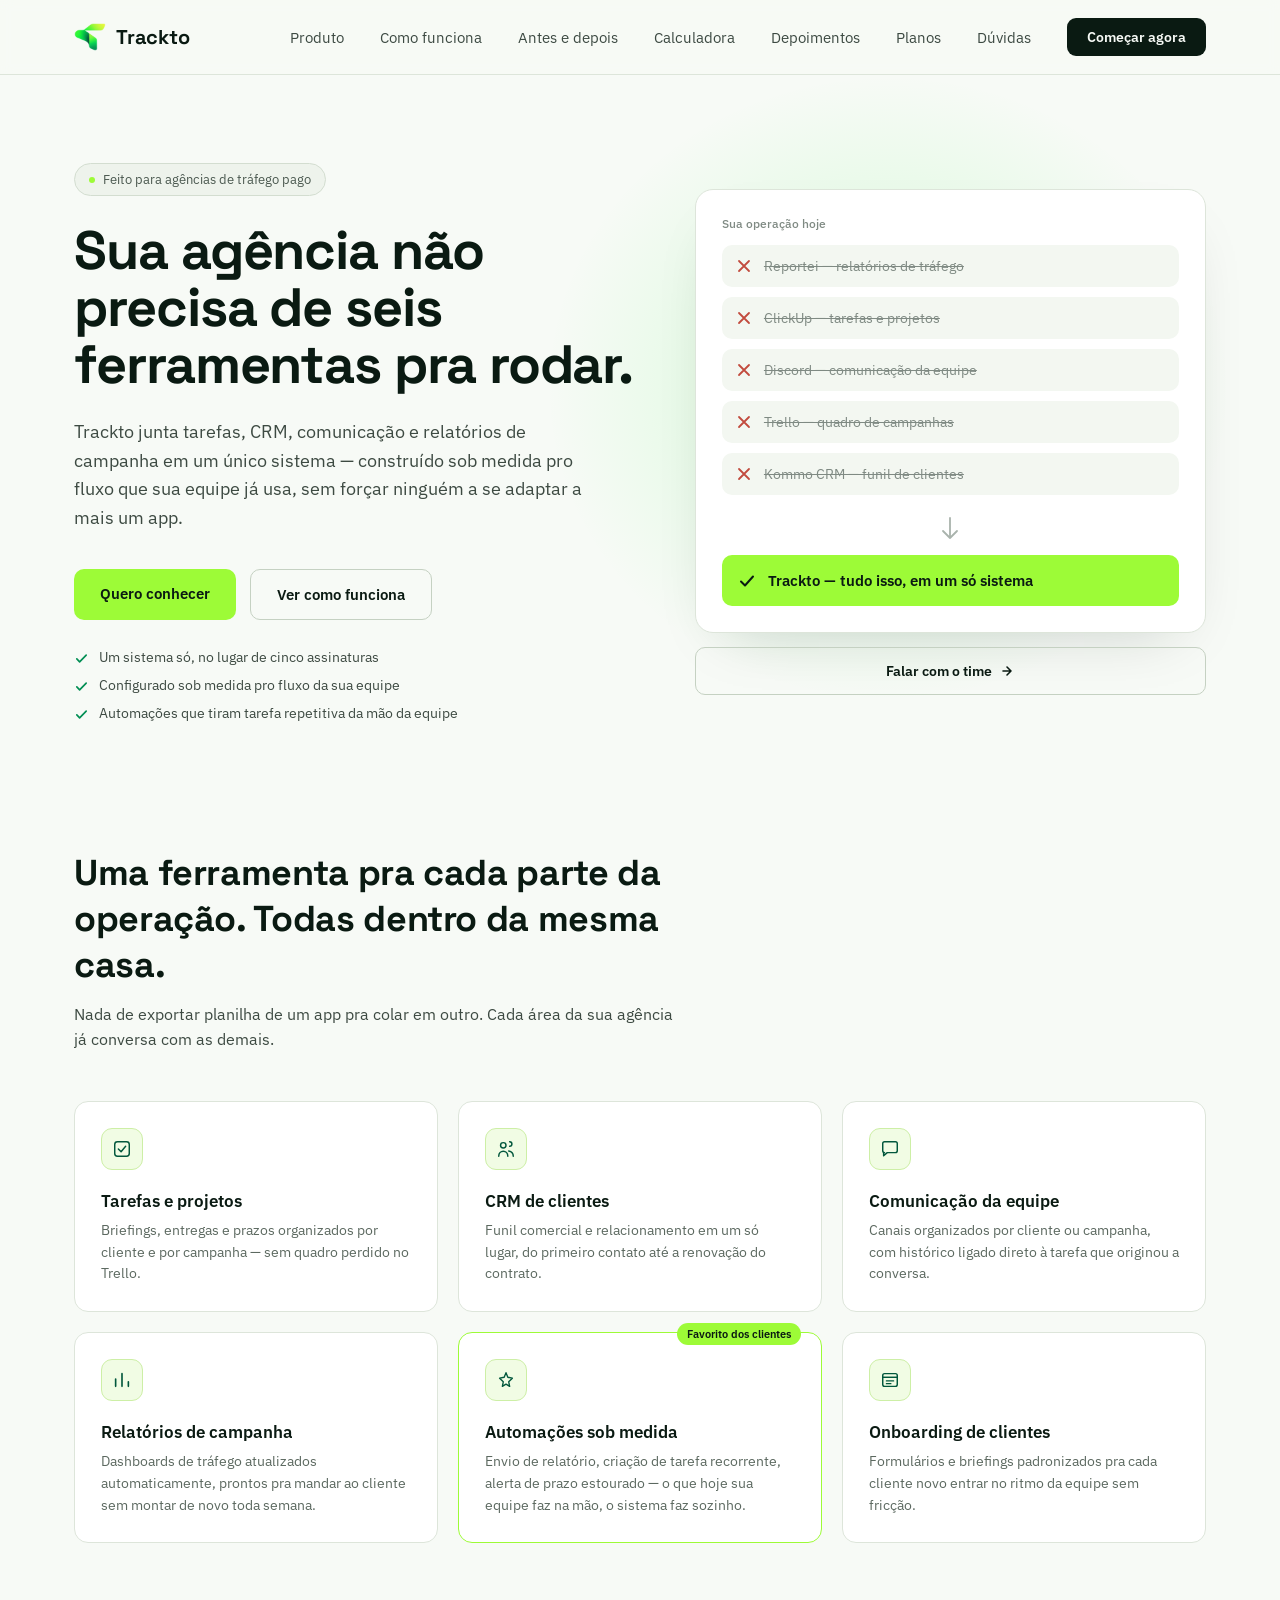
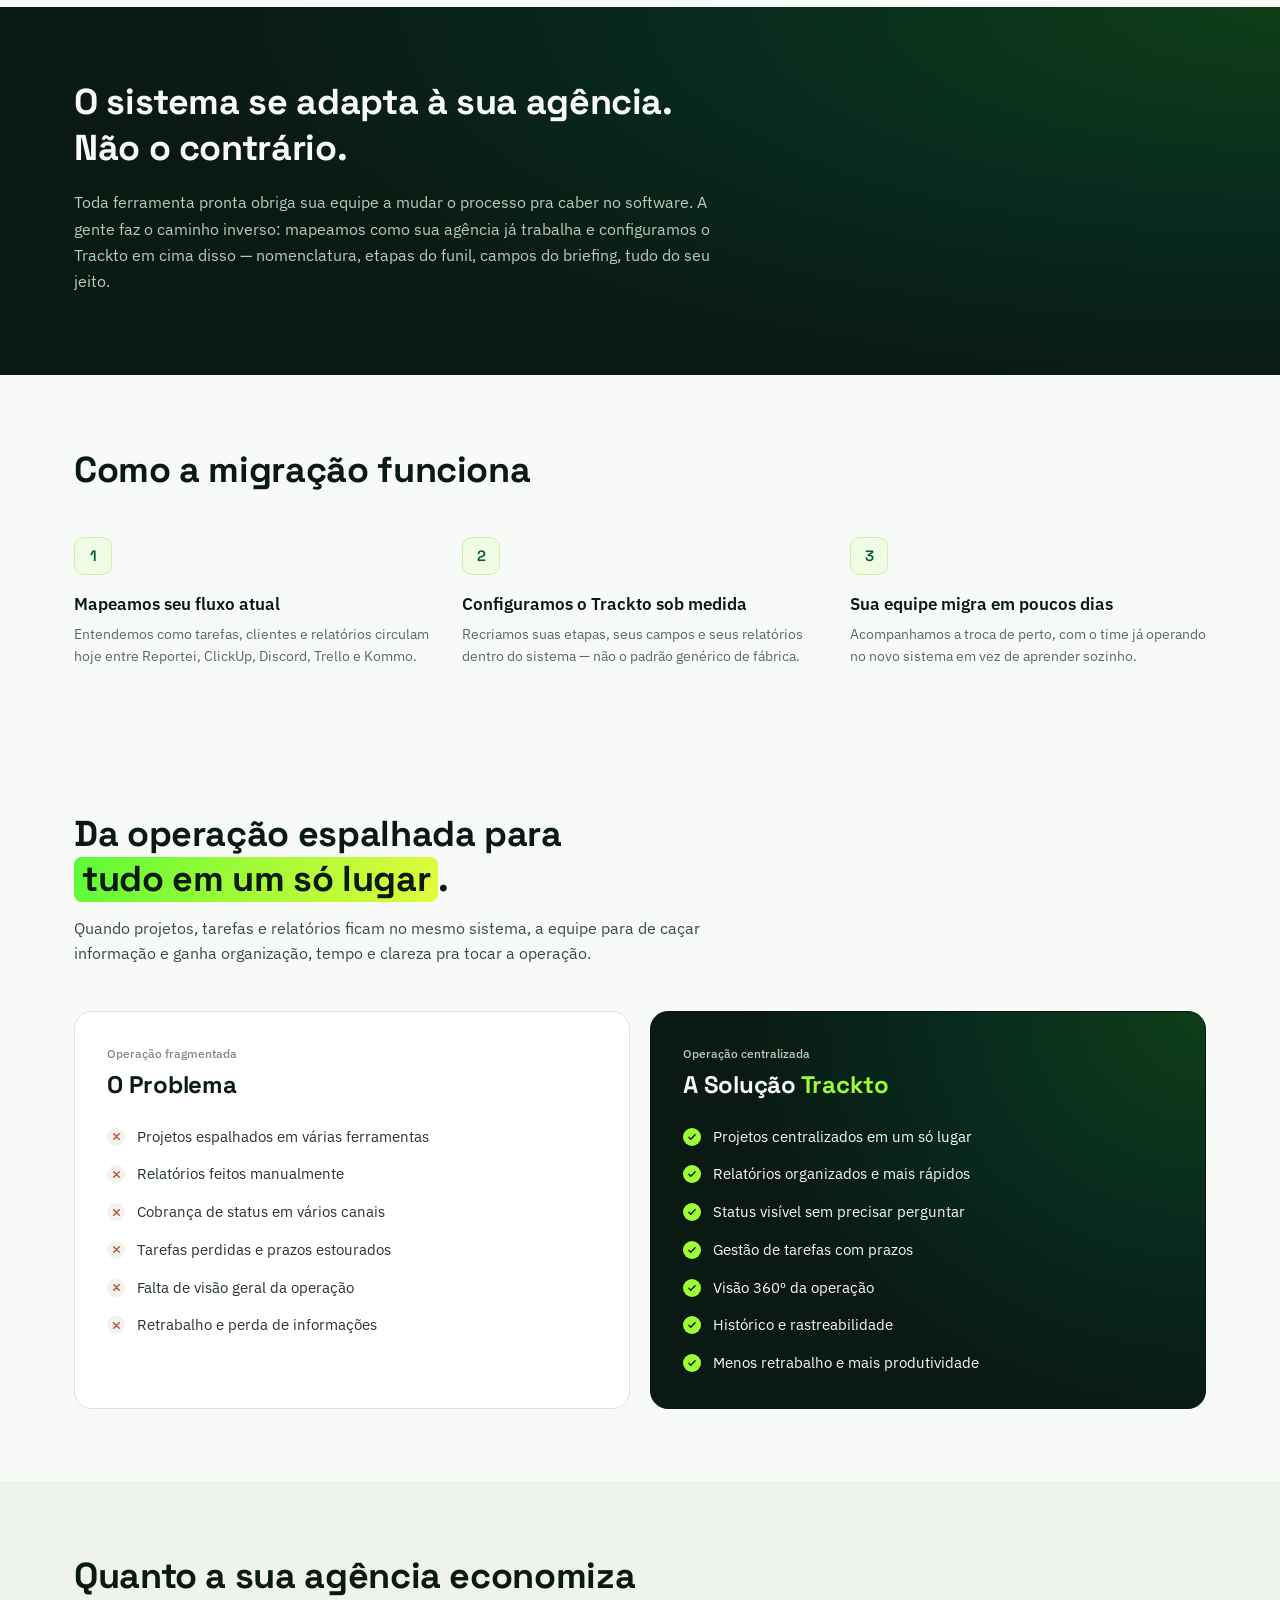
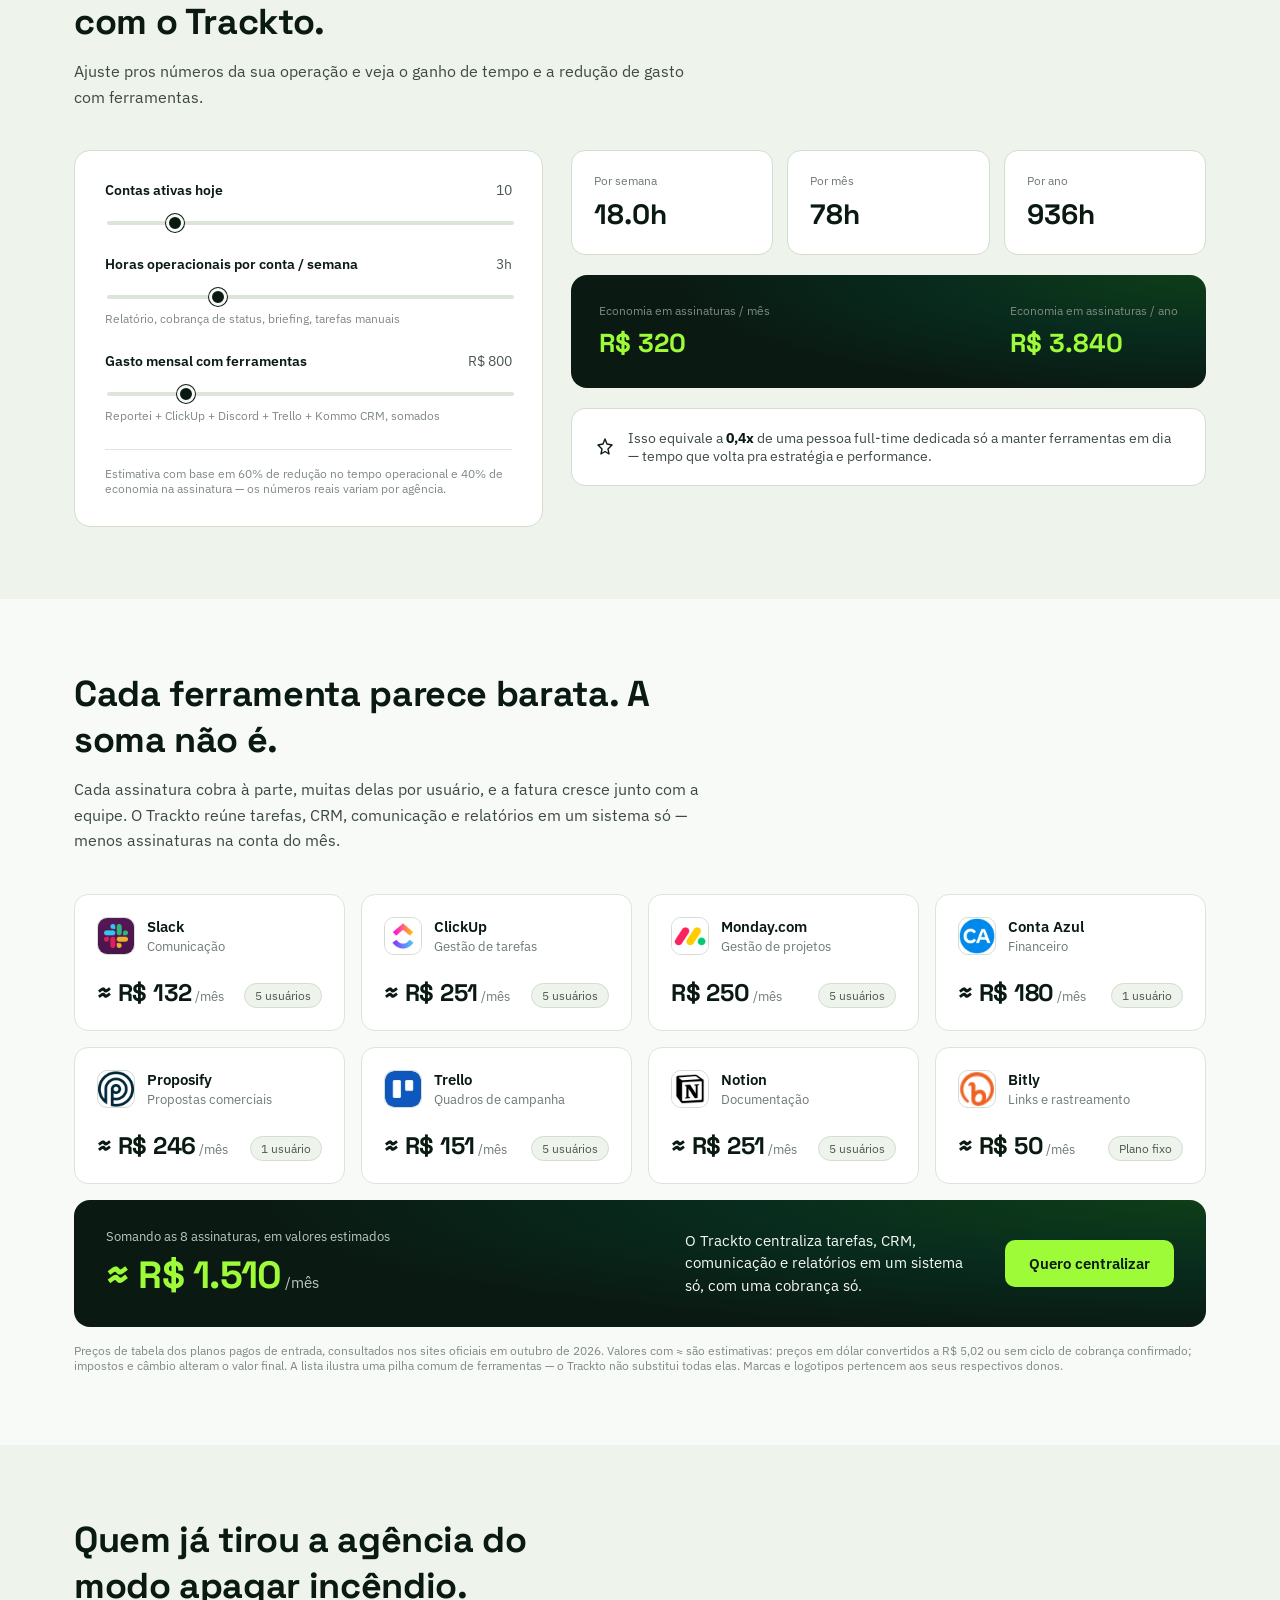
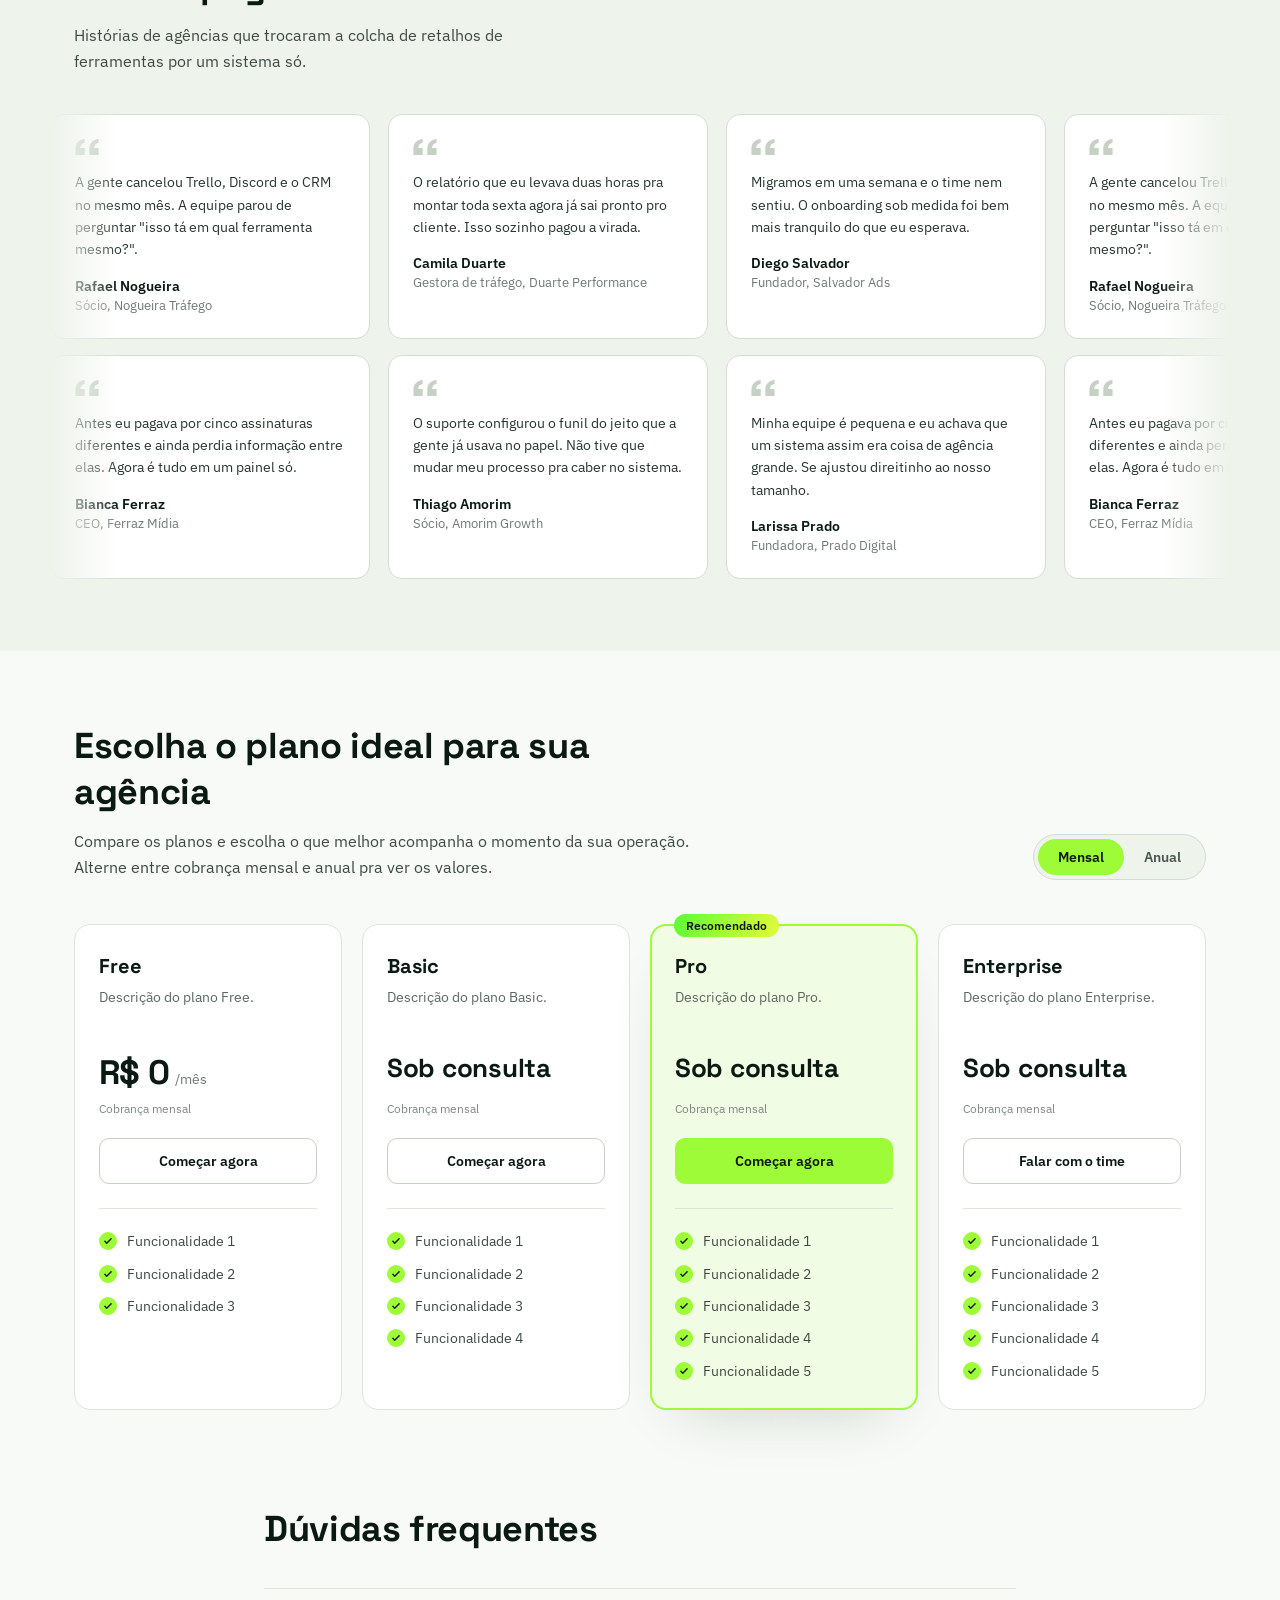
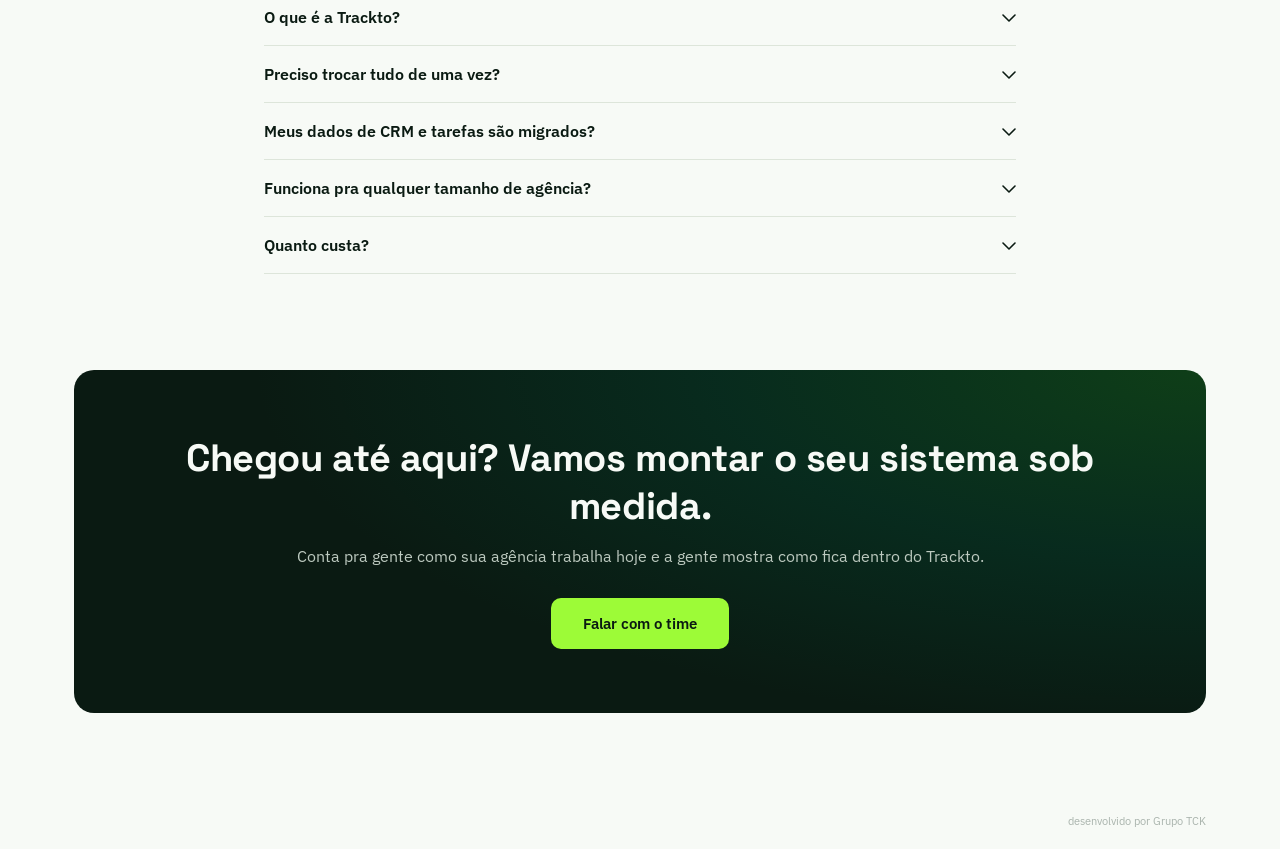
<file: index.html>
<!doctype html>
<html lang="pt-BR">
<head>
<meta charset="utf-8">
<meta name="viewport" content="width=device-width, initial-scale=1">
<title>Trackto — Sua agência, em um só sistema</title>
<link rel="stylesheet" href="https://fonts.googleapis.com/css2?family=Space+Grotesk:wght@500;600;700&family=IBM+Plex+Sans:wght@400;500;600&display=swap">
<link rel="icon" type="image/png" sizes="32x32" href="favicon-32x32.png">
<link rel="icon" type="image/png" sizes="16x16" href="favicon-16x16.png">
<link rel="icon" type="image/png" sizes="192x192" href="icon-192.png">
<link rel="shortcut icon" href="favicon.ico">
<link rel="apple-touch-icon" sizes="180x180" href="apple-touch-icon.png">
<link rel="stylesheet" href="theme.css">
<style>
  body{margin:0;background:var(--bg);font-family:'IBM Plex Sans',sans-serif;color:var(--ink);}
  *{box-sizing:border-box;}
  a{color:inherit;text-decoration:none;}
  .navlinks{display:flex;gap:36px;align-items:center;}
  .menu-btn{display:none;cursor:pointer;padding:8px;}
  .menu-check{display:none;}
  .heroGrid{display:grid;grid-template-columns:1.05fr 0.95fr;gap:56px;align-items:center;}
  .featGrid{display:grid;grid-template-columns:repeat(3,1fr);gap:20px;}
  .stepGrid{display:grid;grid-template-columns:repeat(3,1fr);gap:32px;}
  .testiGrid{display:grid;grid-template-columns:repeat(3,1fr);gap:20px;}
  .calcGrid{display:grid;grid-template-columns:0.85fr 1.15fr;gap:28px;align-items:start;}
  .calcStats{display:grid;grid-template-columns:repeat(3,1fr);gap:14px;}
  input[type="range"]{-webkit-appearance:none;width:100%;height:4px;border-radius:999px;background:var(--line);outline:none;}
  input[type="range"]::-webkit-slider-thumb{-webkit-appearance:none;width:18px;height:18px;border-radius:999px;background:var(--ink);border:3px solid var(--bg);box-shadow:0 0 0 1px var(--ink);cursor:pointer;}
  input[type="range"]::-moz-range-thumb{width:18px;height:18px;border-radius:999px;background:var(--ink);border:3px solid var(--bg);box-shadow:0 0 0 1px var(--ink);cursor:pointer;border:none;}
  .cmpGrid{display:grid;grid-template-columns:1fr 1fr;gap:20px;align-items:stretch;}
  .cmpCard{border-radius:18px;padding:34px 32px;border:1px solid var(--line);background:var(--surface);transition:transform .25s ease,box-shadow .25s ease;}
  .cmpCard:hover{transform:translateY(-3px);box-shadow:0 24px 60px -32px var(--shadow);}
  .cmpCard.isSolution{background:var(--ink-grad);border-color:var(--ink);color:var(--bg);}
  .cmpList{list-style:none;margin:0;padding:0;display:flex;flex-direction:column;gap:16px;}
  .cmpList li{display:flex;gap:12px;align-items:flex-start;font-size:15px;line-height:1.45;}
  .cmpX{width:18px;height:18px;border-radius:999px;background:var(--bg-soft);display:flex;align-items:center;justify-content:center;flex-shrink:0;margin-top:2px;}
  .cmpMark{display:inline-block;background:var(--grad-brand);padding:0 8px;border-radius:8px;}
  @media (prefers-reduced-motion:reduce){.cmpCard{transition:none;}.cmpCard:hover{transform:none;}}
  .marqueeWrap{overflow:hidden;position:relative;-webkit-mask-image:linear-gradient(to right,transparent,#000 6%,#000 94%,transparent);mask-image:linear-gradient(to right,transparent,#000 6%,#000 94%,transparent);}
  .marqueeTrack{display:flex;gap:18px;width:max-content;animation:marqueeLeft 46s linear infinite;}
  .marqueeTrackRev{display:flex;gap:18px;width:max-content;animation:marqueeRight 46s linear infinite;}
  .marqueeWrap:hover .marqueeTrack,.marqueeWrap:hover .marqueeTrackRev{animation-play-state:paused;}
  .testiCard{background:var(--surface);border:1px solid var(--line-2);border-radius:14px;padding:24px;width:320px;flex-shrink:0;display:flex;flex-direction:column;gap:16px;}
  @keyframes marqueeLeft{from{transform:translateX(0);}to{transform:translateX(-50%);}}
  @keyframes marqueeRight{from{transform:translateX(-50%);}to{transform:translateX(0);}}
  @media (prefers-reduced-motion:reduce){.marqueeTrack,.marqueeTrackRev{animation:none;}}
  details summary{cursor:pointer;transition:color .2s ease;}
  details summary:hover{color:var(--forest);}
  details summary svg{transition:transform .25s ease;}
  details[open] summary svg{transform:rotate(180deg);}
  .brandLogo{display:block;width:32px;height:32px;}
  .navlinks a:not(.navcta){transition:color .2s ease;}
  .navlinks a:not(.navcta):hover{color:var(--ink) !important;}
  .navcta{transition:background .2s ease,box-shadow .2s ease;}
  .navcta:hover{background:var(--forest) !important;box-shadow:0 10px 24px -12px var(--glow);}
  .btnPrimary{transition:transform .2s ease,box-shadow .2s ease;}
  .btnPrimary:hover{transform:translateY(-1px);box-shadow:0 12px 26px -12px var(--glow);}
  .btnGhost{transition:border-color .2s ease,background .2s ease;}
  .btnGhost:hover{border-color:var(--green) !important;background:var(--tint);}
  .heroGlow{position:relative;isolation:isolate;}
  .heroGlow::before{content:"";position:absolute;z-index:-1;top:0;right:0;width:58%;height:88%;background:radial-gradient(closest-side,rgba(157,251,55,0.20),rgba(38,250,54,0.07) 60%,rgba(38,250,54,0) 100%);pointer-events:none;}
  .featGrid > div{transition:transform .25s ease,border-color .25s ease,box-shadow .25s ease;}
  .featGrid > div:hover{transform:translateY(-3px);border-color:var(--line-accent) !important;box-shadow:0 24px 60px -32px var(--shadow);}
  .featGrid > div > svg{width:42px;height:42px;padding:10px;border-radius:11px;background:var(--tint);border:1px solid var(--line-accent);}
  .featGrid > div > svg *{stroke:var(--forest);}
  .stepGrid > div > div:first-child{background:var(--tint) !important;border:1px solid var(--line-accent);color:var(--forest);}
  @media (prefers-reduced-motion:reduce){.btnPrimary,.featGrid > div,details summary svg{transition:none;}.btnPrimary:hover,.featGrid > div:hover{transform:none;}}
  #planos{scroll-margin-top:72px;}
  .planHead{display:flex;justify-content:space-between;align-items:flex-end;gap:28px;flex-wrap:wrap;margin-bottom:44px;}
  .billToggle{display:inline-flex;background:var(--bg-soft);border:1px solid var(--line-2);border-radius:999px;padding:4px;}
  .billOpt{border:0;background:transparent;font-family:inherit;font-size:14px;font-weight:600;color:var(--text-soft);padding:9px 20px;border-radius:999px;cursor:pointer;transition:background .2s ease,color .2s ease;}
  .billOpt:hover{color:var(--ink);}
  .billOpt[aria-pressed="true"]{background:var(--accent);color:var(--ink);}
  .billOpt:focus-visible,.planBtn:focus-visible{outline:2px solid var(--ink);outline-offset:2px;}
  .planGrid{display:grid;grid-template-columns:repeat(4,1fr);gap:20px;align-items:stretch;}
  .planCard{position:relative;background:var(--surface);border:1px solid var(--line);border-radius:16px;padding:28px 24px;display:flex;flex-direction:column;transition:transform .25s ease,border-color .25s ease,box-shadow .25s ease;}
  .planCard:hover{transform:translateY(-4px);border-color:var(--line-3);box-shadow:0 24px 60px -32px var(--shadow);}
  .planCard.isRec{border:2px solid var(--accent);background:var(--tint);padding:27px 23px;box-shadow:0 24px 60px -32px var(--shadow);}
  .planCard.isRec:hover{border-color:var(--accent);}
  .planBadge{position:absolute;top:-12px;left:22px;background:var(--grad-brand);color:var(--ink);font-size:12px;font-weight:600;padding:4px 12px;border-radius:999px;}
  .planBtn{display:block;text-align:center;padding:13px 20px;border-radius:10px;font-weight:600;font-size:14px;border:1px solid var(--line-3);color:var(--ink);transition:background .2s ease,color .2s ease,border-color .2s ease;}
  .planBtn:hover{background:var(--ink);border-color:var(--ink);color:var(--bg);}
  .planBtn.isPrimary{background:var(--accent);border-color:var(--accent);}
  .planBtn.isPrimary:hover{background:var(--ink);border-color:var(--ink);color:var(--bg);}
  .planFeats{list-style:none;margin:0;padding:22px 0 0;border-top:1px solid var(--line);display:flex;flex-direction:column;gap:12px;}
  .planFeats li{display:flex;gap:10px;align-items:flex-start;font-size:14px;color:var(--text);line-height:1.45;}
  .planCheck{width:18px;height:18px;border-radius:999px;background:var(--accent);display:flex;align-items:center;justify-content:center;flex-shrink:0;margin-top:1px;}
  @media (prefers-reduced-motion:reduce){.planCard,.planBtn,.billOpt{transition:none;}.planCard:hover{transform:none;}}
  .toolGrid{display:grid;grid-template-columns:repeat(4,1fr);gap:16px;}
  .toolCard{background:var(--surface);border:1px solid var(--line);border-radius:14px;padding:22px;display:flex;flex-direction:column;gap:22px;transition:transform .25s ease,border-color .25s ease,box-shadow .25s ease;}
  .toolCard:hover{transform:translateY(-3px);border-color:var(--line-3);box-shadow:0 24px 60px -32px var(--shadow);}
  .toolId{display:flex;align-items:center;gap:12px;min-width:0;}
  .toolMark{width:38px;height:38px;border-radius:10px;background:var(--surface);border:1px solid var(--line-2);overflow:hidden;flex-shrink:0;}
  .toolMark img{display:block;width:100%;height:100%;object-fit:contain;}
  .toolCost{display:flex;align-items:flex-end;justify-content:space-between;gap:10px;flex-wrap:wrap;}
  .toolChip{background:var(--bg-soft);border:1px solid var(--line-2);border-radius:999px;padding:4px 10px;font-size:12px;color:var(--text-soft);white-space:nowrap;}
  .toolTotal{margin-top:16px;background:var(--ink-grad);color:var(--bg);border-radius:16px;padding:28px 32px;display:flex;align-items:center;justify-content:space-between;gap:24px;flex-wrap:wrap;}
  @media (prefers-reduced-motion:reduce){.toolCard{transition:none;}.toolCard:hover{transform:none;}}
  details summary::-webkit-details-marker{display:none;}
  @media (max-width:900px){
    .heroGrid{grid-template-columns:1fr;gap:40px;}
    .featGrid{grid-template-columns:1fr 1fr;}
    .stepGrid{grid-template-columns:1fr;}
    .testiGrid{grid-template-columns:1fr;}
    .calcGrid{grid-template-columns:1fr;}
    .calcStats{grid-template-columns:1fr;}
    .planGrid{grid-template-columns:1fr 1fr;}
    .heroGlow::before{width:100%;height:460px;opacity:.6;}
    .toolGrid{grid-template-columns:1fr 1fr;}
    .navlinks{gap:16px;}
  }
  @media (max-width:640px){
    .featGrid{grid-template-columns:1fr;}
    .planGrid{grid-template-columns:1fr;}
    .cmpGrid{grid-template-columns:1fr;}
    .cmpCard{padding:26px 22px;}
    .toolGrid{grid-template-columns:1fr;gap:10px;}
    .toolCard{flex-direction:row;align-items:center;justify-content:space-between;gap:14px;padding:16px 18px;}
    .toolCost{flex-direction:column;align-items:flex-end;gap:6px;flex-shrink:0;}
    .toolTotal{padding:24px 22px;}
  }
  @media (max-width:820px){
    .navlinks{position:absolute;top:72px;left:0;right:0;background:var(--bg);flex-direction:column;align-items:flex-start;padding:20px 24px 28px;gap:18px;display:none;border-bottom:1px solid var(--line);z-index:40;}
    .menu-check:checked ~ header .navlinks{display:flex;}
    .menu-btn{display:flex;}
    .navcta{display:none;}
    .brandLogo{width:28px;height:28px;}
  }
  @media (max-width:380px){
    .toolCard{flex-direction:column;align-items:stretch;}
    .toolCost{flex-direction:row;align-items:flex-end;}
  }
</style>
</head>
<body>

<div style="width:100%;min-height:100vh;background:var(--bg);color:var(--ink);position:relative;">

  <!-- NAV -->
  <input type="checkbox" class="menu-check" id="menu-check">
  <header style="position:sticky;top:0;z-index:50;background:var(--header-bg);backdrop-filter:blur(6px);border-bottom:1px solid var(--line);">
    <div style="max-width:1180px;margin:0 auto;padding:18px 24px;display:flex;align-items:center;justify-content:space-between;position:relative;">
      <a href="#top" aria-label="Trackto, página inicial" style="display:flex;align-items:center;gap:10px;">
        <img class="brandLogo" src="brand/trackto-logo.png" alt="" width="32" height="32">
        <span style="font-family:'Space Grotesk',sans-serif;font-weight:700;font-size:20px;letter-spacing:-0.01em;">Trackto</span>
      </a>

      <label for="menu-check" class="menu-btn" aria-label="Abrir menu">
        <svg width="22" height="22" viewBox="0 0 22 22" fill="none" xmlns="http://www.w3.org/2000/svg">
          <path d="M3 6H19M3 11H19M3 16H19" stroke="#0A1A12" stroke-width="1.8" stroke-linecap="round"></path>
        </svg>
      </label>

      <div class="navwrap" style="display:contents;">
        <nav class="navlinks">
          <a href="#produto" style="font-size:15px;color:var(--text);">Produto</a>
          <a href="#como-funciona" style="font-size:15px;color:var(--text);">Como funciona</a>
          <a href="#antes-depois" style="font-size:15px;color:var(--text);">Antes e depois</a>
          <a href="#calculadora" style="font-size:15px;color:var(--text);">Calculadora</a>
          <a href="#depoimentos" style="font-size:15px;color:var(--text);">Depoimentos</a>
          <a href="#planos" style="font-size:15px;color:var(--text);">Planos</a>
          <a href="#faq" style="font-size:15px;color:var(--text);">Dúvidas</a>
          <a href="form.html" class="navcta" style="background:var(--ink);color:var(--bg);padding:10px 20px;border-radius:9px;font-size:14px;font-weight:600;">Começar agora</a>
        </nav>
      </div>
    </div>
  </header>

  <!-- HERO -->
  <section id="top" class="heroGlow" style="max-width:1180px;margin:0 auto;padding:88px 24px 64px;">
    <div class="heroGrid">
      <div>
        <div style="display:inline-flex;align-items:center;gap:8px;background:var(--bg-soft);border:1px solid var(--line-2);padding:7px 14px;border-radius:999px;font-size:13px;color:var(--text-soft);margin-bottom:26px;">
          <span style="width:6px;height:6px;border-radius:999px;background:var(--accent);"></span>
          Feito para agências de tráfego pago
        </div>
        <h1 style="font-family:'Space Grotesk',sans-serif;font-weight:700;font-size:clamp(34px,4.6vw,54px);line-height:1.06;letter-spacing:-0.02em;margin:0 0 24px;">
          Sua agência não precisa de seis ferramentas pra rodar.
        </h1>
        <p style="font-size:18px;line-height:1.6;color:var(--text);max-width:520px;margin:0 0 36px;">
          Trackto junta tarefas, CRM, comunicação e relatórios de campanha em um único sistema — construído sob medida pro fluxo que sua equipe já usa, sem forçar ninguém a se adaptar a mais um app.
        </p>
        <div style="display:flex;gap:14px;flex-wrap:wrap;margin-bottom:28px;">
          <a class="btnPrimary" href="form.html" style="background:var(--accent);color:var(--ink);padding:15px 26px;border-radius:10px;font-weight:600;font-size:15px;">Quero conhecer</a>
          <a class="btnGhost" href="#como-funciona" style="border:1px solid var(--line-3);padding:15px 26px;border-radius:10px;font-weight:600;font-size:15px;color:var(--ink);">Ver como funciona</a>
        </div>
        <div style="display:flex;flex-direction:column;gap:10px;">
          <div style="display:flex;gap:10px;align-items:flex-start;"><svg width="15" height="15" viewBox="0 0 16 16" fill="none" xmlns="http://www.w3.org/2000/svg" aria-hidden="true" style="margin-top:3px;flex-shrink:0;"><path d="M3 8.5L6 11.5L13 4.5" stroke="#018E53" stroke-width="1.8" stroke-linecap="round" stroke-linejoin="round"></path></svg><span style="font-size:14px;color:var(--text);">Um sistema só, no lugar de cinco assinaturas</span></div>
          <div style="display:flex;gap:10px;align-items:flex-start;"><svg width="15" height="15" viewBox="0 0 16 16" fill="none" xmlns="http://www.w3.org/2000/svg" aria-hidden="true" style="margin-top:3px;flex-shrink:0;"><path d="M3 8.5L6 11.5L13 4.5" stroke="#018E53" stroke-width="1.8" stroke-linecap="round" stroke-linejoin="round"></path></svg><span style="font-size:14px;color:var(--text);">Configurado sob medida pro fluxo da sua equipe</span></div>
          <div style="display:flex;gap:10px;align-items:flex-start;"><svg width="15" height="15" viewBox="0 0 16 16" fill="none" xmlns="http://www.w3.org/2000/svg" aria-hidden="true" style="margin-top:3px;flex-shrink:0;"><path d="M3 8.5L6 11.5L13 4.5" stroke="#018E53" stroke-width="1.8" stroke-linecap="round" stroke-linejoin="round"></path></svg><span style="font-size:14px;color:var(--text);">Automações que tiram tarefa repetitiva da mão da equipe</span></div>
        </div>
      </div>

      <div>
        <div style="background:var(--surface);border:1px solid var(--line);border-radius:18px;padding:26px;box-shadow:0 24px 60px -32px var(--shadow);">
          <p style="font-size:12px;color:var(--text-fainter);margin:0 0 14px;font-weight:500;">Sua operação hoje</p>
          <div style="display:flex;flex-direction:column;gap:10px;margin-bottom:18px;">
            <div style="display:flex;align-items:center;gap:12px;padding:12px 14px;background:var(--bg-mute);border-radius:10px;">
              <svg width="16" height="16" viewBox="0 0 16 16" fill="none" xmlns="http://www.w3.org/2000/svg" aria-hidden="true"><path d="M3 3L13 13M13 3L3 13" stroke="#C24B3E" stroke-width="1.8" stroke-linecap="round"></path></svg>
              <span style="font-size:14px;color:var(--text-fainter);text-decoration:line-through;">Reportei — relatórios de tráfego</span>
            </div>
            <div style="display:flex;align-items:center;gap:12px;padding:12px 14px;background:var(--bg-mute);border-radius:10px;">
              <svg width="16" height="16" viewBox="0 0 16 16" fill="none" xmlns="http://www.w3.org/2000/svg" aria-hidden="true"><path d="M3 3L13 13M13 3L3 13" stroke="#C24B3E" stroke-width="1.8" stroke-linecap="round"></path></svg>
              <span style="font-size:14px;color:var(--text-fainter);text-decoration:line-through;">ClickUp — tarefas e projetos</span>
            </div>
            <div style="display:flex;align-items:center;gap:12px;padding:12px 14px;background:var(--bg-mute);border-radius:10px;">
              <svg width="16" height="16" viewBox="0 0 16 16" fill="none" xmlns="http://www.w3.org/2000/svg" aria-hidden="true"><path d="M3 3L13 13M13 3L3 13" stroke="#C24B3E" stroke-width="1.8" stroke-linecap="round"></path></svg>
              <span style="font-size:14px;color:var(--text-fainter);text-decoration:line-through;">Discord — comunicação da equipe</span>
            </div>
            <div style="display:flex;align-items:center;gap:12px;padding:12px 14px;background:var(--bg-mute);border-radius:10px;">
              <svg width="16" height="16" viewBox="0 0 16 16" fill="none" xmlns="http://www.w3.org/2000/svg" aria-hidden="true"><path d="M3 3L13 13M13 3L3 13" stroke="#C24B3E" stroke-width="1.8" stroke-linecap="round"></path></svg>
              <span style="font-size:14px;color:var(--text-fainter);text-decoration:line-through;">Trello — quadro de campanhas</span>
            </div>
            <div style="display:flex;align-items:center;gap:12px;padding:12px 14px;background:var(--bg-mute);border-radius:10px;">
              <svg width="16" height="16" viewBox="0 0 16 16" fill="none" xmlns="http://www.w3.org/2000/svg" aria-hidden="true"><path d="M3 3L13 13M13 3L3 13" stroke="#C24B3E" stroke-width="1.8" stroke-linecap="round"></path></svg>
              <span style="font-size:14px;color:var(--text-fainter);text-decoration:line-through;">Kommo CRM — funil de clientes</span>
            </div>
          </div>
          <div style="display:flex;justify-content:center;padding:4px 0 14px;">
            <svg width="18" height="24" viewBox="0 0 18 24" fill="none" xmlns="http://www.w3.org/2000/svg" aria-hidden="true"><path d="M9 1V21M9 21L2 14M9 21L16 14" stroke="#A9B3AC" stroke-width="1.8" stroke-linecap="round" stroke-linejoin="round"></path></svg>
          </div>
          <div style="border-radius:10px;padding:16px;display:flex;align-items:center;gap:12px;background:var(--accent);">
            <svg width="18" height="18" viewBox="0 0 18 18" fill="none" xmlns="http://www.w3.org/2000/svg" aria-hidden="true"><path d="M3 9.5L7 13.5L15 4.5" stroke="#0A1A12" stroke-width="2" stroke-linecap="round" stroke-linejoin="round"></path></svg>
            <span style="font-size:15px;font-weight:600;color:var(--ink);">Trackto — tudo isso, em um só sistema</span>
          </div>
        </div>
        <a class="btnGhost" href="form.html" style="display:flex;align-items:center;justify-content:center;gap:8px;margin-top:14px;padding:14px;border:1px solid var(--line-3);border-radius:10px;font-weight:600;font-size:14px;color:var(--ink);">
          Falar com o time
          <svg width="14" height="14" viewBox="0 0 14 14" fill="none" xmlns="http://www.w3.org/2000/svg" aria-hidden="true"><path d="M3 7H11M11 7L7 3M11 7L7 11" stroke="#0A1A12" stroke-width="1.6" stroke-linecap="round" stroke-linejoin="round"></path></svg>
        </a>
      </div>
    </div>
  </section>

  <!-- FEATURES / PRODUTO -->
  <section id="produto" style="max-width:1180px;margin:0 auto;padding:64px 24px;">
    <div style="max-width:600px;margin-bottom:48px;">
      <h2 style="font-family:'Space Grotesk',sans-serif;font-weight:700;font-size:clamp(26px,3.2vw,36px);letter-spacing:-0.01em;margin:0 0 14px;">Uma ferramenta pra cada parte da operação. Todas dentro da mesma casa.</h2>
      <p style="font-size:16px;color:var(--text);line-height:1.6;margin:0;">Nada de exportar planilha de um app pra colar em outro. Cada área da sua agência já conversa com as demais.</p>
    </div>

    <div class="featGrid">
      <div style="background:var(--surface);border:1px solid var(--line);border-radius:14px;padding:26px;">
        <svg width="22" height="22" viewBox="0 0 22 22" fill="none" xmlns="http://www.w3.org/2000/svg" aria-hidden="true" style="margin-bottom:16px;"><rect x="3" y="3" width="16" height="16" rx="3" stroke="#0A1A12" stroke-width="1.6"></rect><path d="M7 11L10 14L15 8" stroke="#0A1A12" stroke-width="1.6" stroke-linecap="round" stroke-linejoin="round"></path></svg>
        <h3 style="font-size:17px;font-weight:600;margin:0 0 8px;">Tarefas e projetos</h3>
        <p style="font-size:14px;color:var(--text-mute);line-height:1.55;margin:0;">Briefings, entregas e prazos organizados por cliente e por campanha — sem quadro perdido no Trello.</p>
      </div>
      <div style="background:var(--surface);border:1px solid var(--line);border-radius:14px;padding:26px;">
        <svg width="22" height="22" viewBox="0 0 22 22" fill="none" xmlns="http://www.w3.org/2000/svg" aria-hidden="true" style="margin-bottom:16px;"><circle cx="8" cy="7" r="3" stroke="#0A1A12" stroke-width="1.6"></circle><path d="M3 19C3 15.5 5.5 13.5 8 13.5C10.5 13.5 13 15.5 13 19" stroke="#0A1A12" stroke-width="1.6" stroke-linecap="round"></path><path d="M15 8C16.5 8 17.5 6.8 17.5 5.5C17.5 4.2 16.5 3 15 3" stroke="#0A1A12" stroke-width="1.6" stroke-linecap="round"></path><path d="M14 13.2C16.6 13.6 19 15.4 19 19" stroke="#0A1A12" stroke-width="1.6" stroke-linecap="round"></path></svg>
        <h3 style="font-size:17px;font-weight:600;margin:0 0 8px;">CRM de clientes</h3>
        <p style="font-size:14px;color:var(--text-mute);line-height:1.55;margin:0;">Funil comercial e relacionamento em um só lugar, do primeiro contato até a renovação do contrato.</p>
      </div>
      <div style="background:var(--surface);border:1px solid var(--line);border-radius:14px;padding:26px;">
        <svg width="22" height="22" viewBox="0 0 22 22" fill="none" xmlns="http://www.w3.org/2000/svg" aria-hidden="true" style="margin-bottom:16px;"><path d="M3 5C3 3.9 3.9 3 5 3H17C18.1 3 19 3.9 19 5V13C19 14.1 18.1 15 17 15H8L4 18.5V15H5C3.9 15 3 14.1 3 13V5Z" stroke="#0A1A12" stroke-width="1.6" stroke-linejoin="round"></path></svg>
        <h3 style="font-size:17px;font-weight:600;margin:0 0 8px;">Comunicação da equipe</h3>
        <p style="font-size:14px;color:var(--text-mute);line-height:1.55;margin:0;">Canais organizados por cliente ou campanha, com histórico ligado direto à tarefa que originou a conversa.</p>
      </div>
      <div style="background:var(--surface);border:1px solid var(--line);border-radius:14px;padding:26px;">
        <svg width="22" height="22" viewBox="0 0 22 22" fill="none" xmlns="http://www.w3.org/2000/svg" aria-hidden="true" style="margin-bottom:16px;"><path d="M4 18V10M11 18V4M18 18V13" stroke="#0A1A12" stroke-width="1.8" stroke-linecap="round"></path></svg>
        <h3 style="font-size:17px;font-weight:600;margin:0 0 8px;">Relatórios de campanha</h3>
        <p style="font-size:14px;color:var(--text-mute);line-height:1.55;margin:0;">Dashboards de tráfego atualizados automaticamente, prontos pra mandar ao cliente sem montar de novo toda semana.</p>
      </div>
      <div style="background:var(--surface);border:1.5px solid var(--accent);border-radius:14px;padding:26px;position:relative;">
        <span style="position:absolute;top:-10px;right:20px;background:var(--accent);color:var(--ink);font-size:11px;font-weight:600;padding:4px 10px;border-radius:999px;">Favorito dos clientes</span>
        <svg width="22" height="22" viewBox="0 0 22 22" fill="none" xmlns="http://www.w3.org/2000/svg" aria-hidden="true" style="margin-bottom:16px;"><path d="M11 3L13 8L18 9L14 13L15 18L11 15.5L7 18L8 13L4 9L9 8L11 3Z" stroke="#0A1A12" stroke-width="1.5" stroke-linejoin="round"></path></svg>
        <h3 style="font-size:17px;font-weight:600;margin:0 0 8px;">Automações sob medida</h3>
        <p style="font-size:14px;color:var(--text-mute);line-height:1.55;margin:0;">Envio de relatório, criação de tarefa recorrente, alerta de prazo estourado — o que hoje sua equipe faz na mão, o sistema faz sozinho.</p>
      </div>
      <div style="background:var(--surface);border:1px solid var(--line);border-radius:14px;padding:26px;">
        <svg width="22" height="22" viewBox="0 0 22 22" fill="none" xmlns="http://www.w3.org/2000/svg" aria-hidden="true" style="margin-bottom:16px;"><rect x="3" y="4" width="16" height="14" rx="2" stroke="#0A1A12" stroke-width="1.6"></rect><path d="M3 8H19" stroke="#0A1A12" stroke-width="1.6"></path><path d="M7 12H15M7 15H12" stroke="#0A1A12" stroke-width="1.4" stroke-linecap="round"></path></svg>
        <h3 style="font-size:17px;font-weight:600;margin:0 0 8px;">Onboarding de clientes</h3>
        <p style="font-size:14px;color:var(--text-mute);line-height:1.55;margin:0;">Formulários e briefings padronizados pra cada cliente novo entrar no ritmo da equipe sem fricção.</p>
      </div>
    </div>
  </section>

  <!-- SOB MEDIDA -->
  <section style="background:var(--ink-grad);color:var(--on-dark);">
    <div style="max-width:1180px;margin:0 auto;padding:72px 24px;display:grid;grid-template-columns:1fr;gap:20px;">
      <div style="max-width:640px;">
        <h2 style="font-family:'Space Grotesk',sans-serif;font-weight:700;font-size:clamp(26px,3.2vw,36px);letter-spacing:-0.01em;margin:0 0 18px;">O sistema se adapta à sua agência. Não o contrário.</h2>
        <p style="font-size:16px;color:var(--on-dark-mute);line-height:1.65;margin:0 0 8px;">Toda ferramenta pronta obriga sua equipe a mudar o processo pra caber no software. A gente faz o caminho inverso: mapeamos como sua agência já trabalha e configuramos o Trackto em cima disso — nomenclatura, etapas do funil, campos do briefing, tudo do seu jeito.</p>
      </div>
    </div>
  </section>

  <!-- COMO FUNCIONA -->
  <section id="como-funciona" style="max-width:1180px;margin:0 auto;padding:72px 24px;">
    <h2 style="font-family:'Space Grotesk',sans-serif;font-weight:700;font-size:clamp(26px,3.2vw,36px);letter-spacing:-0.01em;margin:0 0 44px;">Como a migração funciona</h2>
    <div class="stepGrid">
      <div>
        <div style="width:38px;height:38px;border-radius:10px;background:var(--bg-soft);display:flex;align-items:center;justify-content:center;font-family:'Space Grotesk',sans-serif;font-weight:600;font-size:15px;margin-bottom:18px;">1</div>
        <h3 style="font-size:17px;font-weight:600;margin:0 0 8px;">Mapeamos seu fluxo atual</h3>
        <p style="font-size:14px;color:var(--text-mute);line-height:1.6;margin:0;">Entendemos como tarefas, clientes e relatórios circulam hoje entre Reportei, ClickUp, Discord, Trello e Kommo.</p>
      </div>
      <div>
        <div style="width:38px;height:38px;border-radius:10px;background:var(--bg-soft);display:flex;align-items:center;justify-content:center;font-family:'Space Grotesk',sans-serif;font-weight:600;font-size:15px;margin-bottom:18px;">2</div>
        <h3 style="font-size:17px;font-weight:600;margin:0 0 8px;">Configuramos o Trackto sob medida</h3>
        <p style="font-size:14px;color:var(--text-mute);line-height:1.6;margin:0;">Recriamos suas etapas, seus campos e seus relatórios dentro do sistema — não o padrão genérico de fábrica.</p>
      </div>
      <div>
        <div style="width:38px;height:38px;border-radius:10px;background:var(--bg-soft);display:flex;align-items:center;justify-content:center;font-family:'Space Grotesk',sans-serif;font-weight:600;font-size:15px;margin-bottom:18px;">3</div>
        <h3 style="font-size:17px;font-weight:600;margin:0 0 8px;">Sua equipe migra em poucos dias</h3>
        <p style="font-size:14px;color:var(--text-mute);line-height:1.6;margin:0;">Acompanhamos a troca de perto, com o time já operando no novo sistema em vez de aprender sozinho.</p>
      </div>
    </div>
  </section>

  <!-- ANTES E DEPOIS -->
  <section id="antes-depois" style="max-width:1180px;margin:0 auto;padding:72px 24px;">
    <div style="max-width:680px;margin-bottom:44px;">
      <h2 style="font-family:'Space Grotesk',sans-serif;font-weight:700;font-size:clamp(26px,3.2vw,36px);line-height:1.25;letter-spacing:-0.01em;margin:0 0 14px;">Da operação espalhada para <span class="cmpMark">tudo em um só lugar</span>.</h2>
      <p style="font-size:16px;color:var(--text);line-height:1.6;margin:0;">Quando projetos, tarefas e relatórios ficam no mesmo sistema, a equipe para de caçar informação e ganha organização, tempo e clareza pra tocar a operação.</p>
    </div>

    <div class="cmpGrid">
      <div class="cmpCard">
        <p style="font-size:12px;color:var(--text-fainter);margin:0 0 8px;font-weight:500;">Operação fragmentada</p>
        <h3 style="font-family:'Space Grotesk',sans-serif;font-weight:700;font-size:24px;letter-spacing:-0.01em;margin:0 0 26px;">O Problema</h3>
        <ul class="cmpList">
          <li><span class="cmpX" aria-hidden="true"><svg width="9" height="9" viewBox="0 0 16 16" fill="none" xmlns="http://www.w3.org/2000/svg"><path d="M3 3L13 13M13 3L3 13" stroke="#C24B3E" stroke-width="2.4" stroke-linecap="round"></path></svg></span><span style="color:var(--text-strong);">Projetos espalhados em várias ferramentas</span></li>
          <li><span class="cmpX" aria-hidden="true"><svg width="9" height="9" viewBox="0 0 16 16" fill="none" xmlns="http://www.w3.org/2000/svg"><path d="M3 3L13 13M13 3L3 13" stroke="#C24B3E" stroke-width="2.4" stroke-linecap="round"></path></svg></span><span style="color:var(--text-strong);">Relatórios feitos manualmente</span></li>
          <li><span class="cmpX" aria-hidden="true"><svg width="9" height="9" viewBox="0 0 16 16" fill="none" xmlns="http://www.w3.org/2000/svg"><path d="M3 3L13 13M13 3L3 13" stroke="#C24B3E" stroke-width="2.4" stroke-linecap="round"></path></svg></span><span style="color:var(--text-strong);">Cobrança de status em vários canais</span></li>
          <li><span class="cmpX" aria-hidden="true"><svg width="9" height="9" viewBox="0 0 16 16" fill="none" xmlns="http://www.w3.org/2000/svg"><path d="M3 3L13 13M13 3L3 13" stroke="#C24B3E" stroke-width="2.4" stroke-linecap="round"></path></svg></span><span style="color:var(--text-strong);">Tarefas perdidas e prazos estourados</span></li>
          <li><span class="cmpX" aria-hidden="true"><svg width="9" height="9" viewBox="0 0 16 16" fill="none" xmlns="http://www.w3.org/2000/svg"><path d="M3 3L13 13M13 3L3 13" stroke="#C24B3E" stroke-width="2.4" stroke-linecap="round"></path></svg></span><span style="color:var(--text-strong);">Falta de visão geral da operação</span></li>
          <li><span class="cmpX" aria-hidden="true"><svg width="9" height="9" viewBox="0 0 16 16" fill="none" xmlns="http://www.w3.org/2000/svg"><path d="M3 3L13 13M13 3L3 13" stroke="#C24B3E" stroke-width="2.4" stroke-linecap="round"></path></svg></span><span style="color:var(--text-strong);">Retrabalho e perda de informações</span></li>
        </ul>
      </div>
      <div class="cmpCard isSolution">
        <p style="font-size:12px;color:var(--on-dark-mute);margin:0 0 8px;font-weight:500;">Operação centralizada</p>
        <h3 style="font-family:'Space Grotesk',sans-serif;font-weight:700;font-size:24px;letter-spacing:-0.01em;margin:0 0 26px;">A Solução <span style="color:var(--accent);">Trackto</span></h3>
        <ul class="cmpList">
          <li><span class="planCheck" aria-hidden="true" style="margin-top:2px;"><svg width="10" height="10" viewBox="0 0 16 16" fill="none" xmlns="http://www.w3.org/2000/svg"><path d="M3 8.5L6 11.5L13 4.5" stroke="#0A1A12" stroke-width="2.2" stroke-linecap="round" stroke-linejoin="round"></path></svg></span><span style="color:var(--bg);">Projetos centralizados em um só lugar</span></li>
          <li><span class="planCheck" aria-hidden="true" style="margin-top:2px;"><svg width="10" height="10" viewBox="0 0 16 16" fill="none" xmlns="http://www.w3.org/2000/svg"><path d="M3 8.5L6 11.5L13 4.5" stroke="#0A1A12" stroke-width="2.2" stroke-linecap="round" stroke-linejoin="round"></path></svg></span><span style="color:var(--bg);">Relatórios organizados e mais rápidos</span></li>
          <li><span class="planCheck" aria-hidden="true" style="margin-top:2px;"><svg width="10" height="10" viewBox="0 0 16 16" fill="none" xmlns="http://www.w3.org/2000/svg"><path d="M3 8.5L6 11.5L13 4.5" stroke="#0A1A12" stroke-width="2.2" stroke-linecap="round" stroke-linejoin="round"></path></svg></span><span style="color:var(--bg);">Status visível sem precisar perguntar</span></li>
          <li><span class="planCheck" aria-hidden="true" style="margin-top:2px;"><svg width="10" height="10" viewBox="0 0 16 16" fill="none" xmlns="http://www.w3.org/2000/svg"><path d="M3 8.5L6 11.5L13 4.5" stroke="#0A1A12" stroke-width="2.2" stroke-linecap="round" stroke-linejoin="round"></path></svg></span><span style="color:var(--bg);">Gestão de tarefas com prazos</span></li>
          <li><span class="planCheck" aria-hidden="true" style="margin-top:2px;"><svg width="10" height="10" viewBox="0 0 16 16" fill="none" xmlns="http://www.w3.org/2000/svg"><path d="M3 8.5L6 11.5L13 4.5" stroke="#0A1A12" stroke-width="2.2" stroke-linecap="round" stroke-linejoin="round"></path></svg></span><span style="color:var(--bg);">Visão 360º da operação</span></li>
          <li><span class="planCheck" aria-hidden="true" style="margin-top:2px;"><svg width="10" height="10" viewBox="0 0 16 16" fill="none" xmlns="http://www.w3.org/2000/svg"><path d="M3 8.5L6 11.5L13 4.5" stroke="#0A1A12" stroke-width="2.2" stroke-linecap="round" stroke-linejoin="round"></path></svg></span><span style="color:var(--bg);">Histórico e rastreabilidade</span></li>
          <li><span class="planCheck" aria-hidden="true" style="margin-top:2px;"><svg width="10" height="10" viewBox="0 0 16 16" fill="none" xmlns="http://www.w3.org/2000/svg"><path d="M3 8.5L6 11.5L13 4.5" stroke="#0A1A12" stroke-width="2.2" stroke-linecap="round" stroke-linejoin="round"></path></svg></span><span style="color:var(--bg);">Menos retrabalho e mais produtividade</span></li>
        </ul>
      </div>
    </div>
  </section>

  <!-- CALCULADORA -->
  <section id="calculadora" style="background:var(--bg-soft);">
    <div style="max-width:1180px;margin:0 auto;padding:72px 24px;">
      <div style="max-width:620px;margin-bottom:40px;">
        <h2 style="font-family:'Space Grotesk',sans-serif;font-weight:700;font-size:clamp(26px,3.2vw,36px);letter-spacing:-0.01em;margin:0 0 14px;">Quanto a sua agência economiza com o Trackto.</h2>
        <p style="font-size:16px;color:var(--text);line-height:1.6;margin:0;">Ajuste pros números da sua operação e veja o ganho de tempo e a redução de gasto com ferramentas.</p>
      </div>

      <div class="calcGrid">
        <div style="background:var(--surface);border:1px solid var(--line-2);border-radius:16px;padding:30px;display:flex;flex-direction:column;gap:26px;">
          <div>
            <div style="display:flex;justify-content:space-between;margin-bottom:10px;">
              <label for="accountsRange" style="font-size:14px;font-weight:600;">Contas ativas hoje</label>
              <span id="accountsOut" style="font-size:14px;color:var(--text-soft);">10</span>
            </div>
            <input id="accountsRange" type="range" min="1" max="60" step="1" value="10" aria-label="Número de contas ativas">
          </div>
          <div>
            <div style="display:flex;justify-content:space-between;margin-bottom:10px;">
              <label for="hoursRange" style="font-size:14px;font-weight:600;">Horas operacionais por conta / semana</label>
              <span id="hoursOut" style="font-size:14px;color:var(--text-soft);">3h</span>
            </div>
            <input id="hoursRange" type="range" min="0.5" max="10" step="0.5" value="3" aria-label="Horas operacionais por conta por semana">
            <p style="font-size:12px;color:var(--text-fainter);margin:8px 0 0;">Relatório, cobrança de status, briefing, tarefas manuais</p>
          </div>
          <div>
            <div style="display:flex;justify-content:space-between;margin-bottom:10px;">
              <label for="spendRange" style="font-size:14px;font-weight:600;">Gasto mensal com ferramentas</label>
              <span style="font-size:14px;color:var(--text-soft);">R$ <span id="spendOut">800</span></span>
            </div>
            <input id="spendRange" type="range" min="100" max="4000" step="50" value="800" aria-label="Gasto mensal com ferramentas">
            <p style="font-size:12px;color:var(--text-fainter);margin:8px 0 0;">Reportei + ClickUp + Discord + Trello + Kommo CRM, somados</p>
          </div>
          <p style="font-size:12px;color:var(--text-fainter);margin:0;border-top:1px solid var(--line);padding-top:16px;">Estimativa com base em <span id="reductionOut">60</span>% de redução no tempo operacional e <span id="savingsOut">40</span>% de economia na assinatura — os números reais variam por agência.</p>
        </div>

        <div style="display:flex;flex-direction:column;gap:20px;">
          <div class="calcStats">
            <div style="background:var(--surface);border:1px solid var(--line-2);border-radius:14px;padding:22px;">
              <p style="font-size:12px;color:var(--text-faint);margin:0 0 8px;">Por semana</p>
              <p style="font-family:'Space Grotesk',sans-serif;font-weight:700;font-size:28px;margin:0;"><span id="weeklyOut">21.0</span>h</p>
            </div>
            <div style="background:var(--surface);border:1px solid var(--line-2);border-radius:14px;padding:22px;">
              <p style="font-size:12px;color:var(--text-faint);margin:0 0 8px;">Por mês</p>
              <p style="font-family:'Space Grotesk',sans-serif;font-weight:700;font-size:28px;margin:0;"><span id="monthlyOut">91</span>h</p>
            </div>
            <div style="background:var(--surface);border:1px solid var(--line-2);border-radius:14px;padding:22px;">
              <p style="font-size:12px;color:var(--text-faint);margin:0 0 8px;">Por ano</p>
              <p style="font-family:'Space Grotesk',sans-serif;font-weight:700;font-size:28px;margin:0;"><span id="annualOut">1092</span>h</p>
            </div>
          </div>

          <div style="background:var(--ink-grad);border-radius:16px;padding:28px;display:flex;flex-wrap:wrap;gap:28px;justify-content:space-between;">
            <div>
              <p style="font-size:12px;color:var(--text-fainter);margin:0 0 8px;">Economia em assinaturas / mês</p>
              <p style="font-family:'Space Grotesk',sans-serif;font-weight:700;font-size:26px;color:var(--accent);margin:0;">R$ <span id="monthlySavingsOut">320</span></p>
            </div>
            <div>
              <p style="font-size:12px;color:var(--text-fainter);margin:0 0 8px;">Economia em assinaturas / ano</p>
              <p style="font-family:'Space Grotesk',sans-serif;font-weight:700;font-size:26px;color:var(--accent);margin:0;">R$ <span id="annualSavingsOut">3840</span></p>
            </div>
          </div>

          <div style="background:var(--surface);border:1px solid var(--line-2);border-radius:14px;padding:20px 22px;display:flex;align-items:center;gap:14px;">
            <svg width="20" height="20" viewBox="0 0 20 20" fill="none" xmlns="http://www.w3.org/2000/svg" aria-hidden="true" style="flex-shrink:0;"><path d="M11 2L13 7L18 8L14 12L15 17L11 14.5L7 17L8 12L4 8L9 7L11 2Z" stroke="#0A1A12" stroke-width="1.4" stroke-linejoin="round"></path></svg>
            <p style="font-size:14px;color:var(--text);margin:0;">Isso equivale a <strong id="fteOut" style="color:var(--ink);">0,5x</strong> de uma pessoa full-time dedicada só a manter ferramentas em dia — tempo que volta pra estratégia e performance.</p>
          </div>
        </div>
      </div>
    </div>
  </section>

  <!-- FERRAMENTAS SEPARADAS -->
  <section id="ferramentas" style="max-width:1180px;margin:0 auto;padding:72px 24px;">
    <div style="max-width:640px;margin-bottom:40px;">
      <h2 style="font-family:'Space Grotesk',sans-serif;font-weight:700;font-size:clamp(26px,3.2vw,36px);letter-spacing:-0.01em;margin:0 0 14px;">Cada ferramenta parece barata. A soma não é.</h2>
      <p style="font-size:16px;color:var(--text);line-height:1.6;margin:0;">Cada assinatura cobra à parte, muitas delas por usuário, e a fatura cresce junto com a equipe. O Trackto reúne tarefas, CRM, comunicação e relatórios em um sistema só — menos assinaturas na conta do mês.</p>
    </div>

    <div class="toolGrid" id="toolGrid"></div>

    <div class="toolTotal">
      <div>
        <p style="font-size:13px;color:var(--on-dark-mute);margin:0 0 6px;">Somando as <span id="toolCount">0</span> assinaturas, em valores estimados</p>
        <p style="font-family:'Space Grotesk',sans-serif;font-weight:700;font-size:clamp(28px,3.4vw,38px);letter-spacing:-0.02em;color:var(--accent);margin:0;">≈ R$ <span id="toolTotalOut">0</span><span style="font-family:'IBM Plex Sans',sans-serif;font-weight:400;font-size:15px;letter-spacing:0;color:var(--on-dark-mute);"> /mês</span></p>
      </div>
      <div style="display:flex;align-items:center;gap:20px;flex-wrap:wrap;">
        <p style="font-size:15px;color:var(--bg);margin:0;max-width:300px;line-height:1.5;">O Trackto centraliza tarefas, CRM, comunicação e relatórios em um sistema só, com uma cobrança só.</p>
        <a class="btnPrimary" href="form.html" style="background:var(--accent);color:var(--ink);padding:14px 24px;border-radius:10px;font-weight:600;font-size:15px;white-space:nowrap;">Quero centralizar</a>
      </div>
    </div>

    <p style="font-size:12px;color:var(--text-fainter);margin:16px 0 0;" id="toolNote"></p>
  </section>

  <!-- DEPOIMENTOS -->
  <section id="depoimentos" style="background:var(--bg-soft);overflow:hidden;">
    <div style="max-width:1180px;margin:0 auto;padding:72px 0;">
      <div style="max-width:560px;margin-bottom:40px;padding:0 24px;">
        <h2 style="font-family:'Space Grotesk',sans-serif;font-weight:700;font-size:clamp(26px,3.2vw,36px);letter-spacing:-0.01em;margin:0 0 14px;">Quem já tirou a agência do modo apagar incêndio.</h2>
        <p style="font-size:16px;color:var(--text);line-height:1.6;margin:0;">Histórias de agências que trocaram a colcha de retalhos de ferramentas por um sistema só.</p>
      </div>

      <div style="display:flex;flex-direction:column;gap:16px;">
        <div class="marqueeWrap">
          <div class="marqueeTrack">
            <div class="testiCard">
              <svg width="24" height="16" viewBox="0 0 26 18" fill="none" xmlns="http://www.w3.org/2000/svg" aria-hidden="true"><path d="M0 18V10.8C0 4.5 4.2 0.6 10.4 0V4.2C7.3 4.8 5.4 6.8 5.4 10H10.4V18H0ZM15.6 18V10.8C15.6 4.5 19.8 0.6 26 0V4.2C22.9 4.8 21 6.8 21 10H26V18H15.6Z" fill="#C5D1C2"></path></svg>
              <p style="font-size:14px;color:var(--text-strong);line-height:1.6;margin:0;">A gente cancelou Trello, Discord e o CRM no mesmo mês. A equipe parou de perguntar "isso tá em qual ferramenta mesmo?".</p>
              <div><p style="font-size:14px;font-weight:600;margin:0;">Rafael Nogueira</p><p style="font-size:13px;color:var(--text-faint);margin:2px 0 0;">Sócio, Nogueira Tráfego</p></div>
            </div>
            <div class="testiCard">
              <svg width="24" height="16" viewBox="0 0 26 18" fill="none" xmlns="http://www.w3.org/2000/svg" aria-hidden="true"><path d="M0 18V10.8C0 4.5 4.2 0.6 10.4 0V4.2C7.3 4.8 5.4 6.8 5.4 10H10.4V18H0ZM15.6 18V10.8C15.6 4.5 19.8 0.6 26 0V4.2C22.9 4.8 21 6.8 21 10H26V18H15.6Z" fill="#C5D1C2"></path></svg>
              <p style="font-size:14px;color:var(--text-strong);line-height:1.6;margin:0;">O relatório que eu levava duas horas pra montar toda sexta agora já sai pronto pro cliente. Isso sozinho pagou a virada.</p>
              <div><p style="font-size:14px;font-weight:600;margin:0;">Camila Duarte</p><p style="font-size:13px;color:var(--text-faint);margin:2px 0 0;">Gestora de tráfego, Duarte Performance</p></div>
            </div>
            <div class="testiCard">
              <svg width="24" height="16" viewBox="0 0 26 18" fill="none" xmlns="http://www.w3.org/2000/svg" aria-hidden="true"><path d="M0 18V10.8C0 4.5 4.2 0.6 10.4 0V4.2C7.3 4.8 5.4 6.8 5.4 10H10.4V18H0ZM15.6 18V10.8C15.6 4.5 19.8 0.6 26 0V4.2C22.9 4.8 21 6.8 21 10H26V18H15.6Z" fill="#C5D1C2"></path></svg>
              <p style="font-size:14px;color:var(--text-strong);line-height:1.6;margin:0;">Migramos em uma semana e o time nem sentiu. O onboarding sob medida foi bem mais tranquilo do que eu esperava.</p>
              <div><p style="font-size:14px;font-weight:600;margin:0;">Diego Salvador</p><p style="font-size:13px;color:var(--text-faint);margin:2px 0 0;">Fundador, Salvador Ads</p></div>
            </div>
            <div class="testiCard">
              <svg width="24" height="16" viewBox="0 0 26 18" fill="none" xmlns="http://www.w3.org/2000/svg" aria-hidden="true"><path d="M0 18V10.8C0 4.5 4.2 0.6 10.4 0V4.2C7.3 4.8 5.4 6.8 5.4 10H10.4V18H0ZM15.6 18V10.8C15.6 4.5 19.8 0.6 26 0V4.2C22.9 4.8 21 6.8 21 10H26V18H15.6Z" fill="#C5D1C2"></path></svg>
              <p style="font-size:14px;color:var(--text-strong);line-height:1.6;margin:0;">A gente cancelou Trello, Discord e o CRM no mesmo mês. A equipe parou de perguntar "isso tá em qual ferramenta mesmo?".</p>
              <div><p style="font-size:14px;font-weight:600;margin:0;">Rafael Nogueira</p><p style="font-size:13px;color:var(--text-faint);margin:2px 0 0;">Sócio, Nogueira Tráfego</p></div>
            </div>
            <div class="testiCard">
              <svg width="24" height="16" viewBox="0 0 26 18" fill="none" xmlns="http://www.w3.org/2000/svg" aria-hidden="true"><path d="M0 18V10.8C0 4.5 4.2 0.6 10.4 0V4.2C7.3 4.8 5.4 6.8 5.4 10H10.4V18H0ZM15.6 18V10.8C15.6 4.5 19.8 0.6 26 0V4.2C22.9 4.8 21 6.8 21 10H26V18H15.6Z" fill="#C5D1C2"></path></svg>
              <p style="font-size:14px;color:var(--text-strong);line-height:1.6;margin:0;">O relatório que eu levava duas horas pra montar toda sexta agora já sai pronto pro cliente. Isso sozinho pagou a virada.</p>
              <div><p style="font-size:14px;font-weight:600;margin:0;">Camila Duarte</p><p style="font-size:13px;color:var(--text-faint);margin:2px 0 0;">Gestora de tráfego, Duarte Performance</p></div>
            </div>
            <div class="testiCard">
              <svg width="24" height="16" viewBox="0 0 26 18" fill="none" xmlns="http://www.w3.org/2000/svg" aria-hidden="true"><path d="M0 18V10.8C0 4.5 4.2 0.6 10.4 0V4.2C7.3 4.8 5.4 6.8 5.4 10H10.4V18H0ZM15.6 18V10.8C15.6 4.5 19.8 0.6 26 0V4.2C22.9 4.8 21 6.8 21 10H26V18H15.6Z" fill="#C5D1C2"></path></svg>
              <p style="font-size:14px;color:var(--text-strong);line-height:1.6;margin:0;">Migramos em uma semana e o time nem sentiu. O onboarding sob medida foi bem mais tranquilo do que eu esperava.</p>
              <div><p style="font-size:14px;font-weight:600;margin:0;">Diego Salvador</p><p style="font-size:13px;color:var(--text-faint);margin:2px 0 0;">Fundador, Salvador Ads</p></div>
            </div>
          </div>
        </div>

        <div class="marqueeWrap">
          <div class="marqueeTrackRev">
            <div class="testiCard">
              <svg width="24" height="16" viewBox="0 0 26 18" fill="none" xmlns="http://www.w3.org/2000/svg" aria-hidden="true"><path d="M0 18V10.8C0 4.5 4.2 0.6 10.4 0V4.2C7.3 4.8 5.4 6.8 5.4 10H10.4V18H0ZM15.6 18V10.8C15.6 4.5 19.8 0.6 26 0V4.2C22.9 4.8 21 6.8 21 10H26V18H15.6Z" fill="#C5D1C2"></path></svg>
              <p style="font-size:14px;color:var(--text-strong);line-height:1.6;margin:0;">Antes eu pagava por cinco assinaturas diferentes e ainda perdia informação entre elas. Agora é tudo em um painel só.</p>
              <div><p style="font-size:14px;font-weight:600;margin:0;">Bianca Ferraz</p><p style="font-size:13px;color:var(--text-faint);margin:2px 0 0;">CEO, Ferraz Mídia</p></div>
            </div>
            <div class="testiCard">
              <svg width="24" height="16" viewBox="0 0 26 18" fill="none" xmlns="http://www.w3.org/2000/svg" aria-hidden="true"><path d="M0 18V10.8C0 4.5 4.2 0.6 10.4 0V4.2C7.3 4.8 5.4 6.8 5.4 10H10.4V18H0ZM15.6 18V10.8C15.6 4.5 19.8 0.6 26 0V4.2C22.9 4.8 21 6.8 21 10H26V18H15.6Z" fill="#C5D1C2"></path></svg>
              <p style="font-size:14px;color:var(--text-strong);line-height:1.6;margin:0;">O suporte configurou o funil do jeito que a gente já usava no papel. Não tive que mudar meu processo pra caber no sistema.</p>
              <div><p style="font-size:14px;font-weight:600;margin:0;">Thiago Amorim</p><p style="font-size:13px;color:var(--text-faint);margin:2px 0 0;">Sócio, Amorim Growth</p></div>
            </div>
            <div class="testiCard">
              <svg width="24" height="16" viewBox="0 0 26 18" fill="none" xmlns="http://www.w3.org/2000/svg" aria-hidden="true"><path d="M0 18V10.8C0 4.5 4.2 0.6 10.4 0V4.2C7.3 4.8 5.4 6.8 5.4 10H10.4V18H0ZM15.6 18V10.8C15.6 4.5 19.8 0.6 26 0V4.2C22.9 4.8 21 6.8 21 10H26V18H15.6Z" fill="#C5D1C2"></path></svg>
              <p style="font-size:14px;color:var(--text-strong);line-height:1.6;margin:0;">Minha equipe é pequena e eu achava que um sistema assim era coisa de agência grande. Se ajustou direitinho ao nosso tamanho.</p>
              <div><p style="font-size:14px;font-weight:600;margin:0;">Larissa Prado</p><p style="font-size:13px;color:var(--text-faint);margin:2px 0 0;">Fundadora, Prado Digital</p></div>
            </div>
            <div class="testiCard">
              <svg width="24" height="16" viewBox="0 0 26 18" fill="none" xmlns="http://www.w3.org/2000/svg" aria-hidden="true"><path d="M0 18V10.8C0 4.5 4.2 0.6 10.4 0V4.2C7.3 4.8 5.4 6.8 5.4 10H10.4V18H0ZM15.6 18V10.8C15.6 4.5 19.8 0.6 26 0V4.2C22.9 4.8 21 6.8 21 10H26V18H15.6Z" fill="#C5D1C2"></path></svg>
              <p style="font-size:14px;color:var(--text-strong);line-height:1.6;margin:0;">Antes eu pagava por cinco assinaturas diferentes e ainda perdia informação entre elas. Agora é tudo em um painel só.</p>
              <div><p style="font-size:14px;font-weight:600;margin:0;">Bianca Ferraz</p><p style="font-size:13px;color:var(--text-faint);margin:2px 0 0;">CEO, Ferraz Mídia</p></div>
            </div>
            <div class="testiCard">
              <svg width="24" height="16" viewBox="0 0 26 18" fill="none" xmlns="http://www.w3.org/2000/svg" aria-hidden="true"><path d="M0 18V10.8C0 4.5 4.2 0.6 10.4 0V4.2C7.3 4.8 5.4 6.8 5.4 10H10.4V18H0ZM15.6 18V10.8C15.6 4.5 19.8 0.6 26 0V4.2C22.9 4.8 21 6.8 21 10H26V18H15.6Z" fill="#C5D1C2"></path></svg>
              <p style="font-size:14px;color:var(--text-strong);line-height:1.6;margin:0;">O suporte configurou o funil do jeito que a gente já usava no papel. Não tive que mudar meu processo pra caber no sistema.</p>
              <div><p style="font-size:14px;font-weight:600;margin:0;">Thiago Amorim</p><p style="font-size:13px;color:var(--text-faint);margin:2px 0 0;">Sócio, Amorim Growth</p></div>
            </div>
            <div class="testiCard">
              <svg width="24" height="16" viewBox="0 0 26 18" fill="none" xmlns="http://www.w3.org/2000/svg" aria-hidden="true"><path d="M0 18V10.8C0 4.5 4.2 0.6 10.4 0V4.2C7.3 4.8 5.4 6.8 5.4 10H10.4V18H0ZM15.6 18V10.8C15.6 4.5 19.8 0.6 26 0V4.2C22.9 4.8 21 6.8 21 10H26V18H15.6Z" fill="#C5D1C2"></path></svg>
              <p style="font-size:14px;color:var(--text-strong);line-height:1.6;margin:0;">Minha equipe é pequena e eu achava que um sistema assim era coisa de agência grande. Se ajustou direitinho ao nosso tamanho.</p>
              <div><p style="font-size:14px;font-weight:600;margin:0;">Larissa Prado</p><p style="font-size:13px;color:var(--text-faint);margin:2px 0 0;">Fundadora, Prado Digital</p></div>
            </div>
          </div>
        </div>
      </div>
    </div>
  </section>

  <!-- PLANOS -->
  <section id="planos" style="max-width:1180px;margin:0 auto;padding:72px 24px 24px;">
    <div class="planHead">
      <div style="max-width:620px;">
        <h2 style="font-family:'Space Grotesk',sans-serif;font-weight:700;font-size:clamp(26px,3.2vw,36px);letter-spacing:-0.01em;margin:0 0 14px;">Escolha o plano ideal para sua agência</h2>
        <p style="font-size:16px;color:var(--text);line-height:1.6;margin:0;">Compare os planos e escolha o que melhor acompanha o momento da sua operação. Alterne entre cobrança mensal e anual pra ver os valores.</p>
      </div>
      <div class="billToggle" role="group" aria-label="Ciclo de cobrança">
        <button type="button" class="billOpt" data-cycle="mensal" aria-pressed="true">Mensal</button>
        <button type="button" class="billOpt" data-cycle="anual" aria-pressed="false">Anual</button>
      </div>
    </div>
    <div class="planGrid" id="planGrid" aria-live="polite"></div>
  </section>

  <!-- FAQ -->
  <section id="faq" style="max-width:800px;margin:0 auto;padding:72px 24px;">
    <h2 style="font-family:'Space Grotesk',sans-serif;font-weight:700;font-size:clamp(26px,3.2vw,36px);letter-spacing:-0.01em;margin:0 0 36px;">Dúvidas frequentes</h2>

    <details style="border-top:1px solid var(--line);padding:18px 0;">
      <summary style="font-size:16px;font-weight:600;list-style:none;display:flex;justify-content:space-between;align-items:center;">
        O que é a Trackto?
        <svg width="14" height="14" viewBox="0 0 14 14" fill="none" xmlns="http://www.w3.org/2000/svg" aria-hidden="true" style="flex-shrink:0;margin-left:12px;"><path d="M1 5L7 11L13 5" stroke="#0A1A12" stroke-width="1.6" stroke-linecap="round" stroke-linejoin="round"></path></svg>
      </summary>
      <p style="font-size:14px;color:var(--text-mute);line-height:1.6;margin:14px 0 0;">Um sistema único, sob medida, que substitui a combinação de ferramentas de tarefas, CRM, comunicação e relatórios que a maioria das agências de tráfego hoje monta com apps separados.</p>
    </details>

    <details style="border-top:1px solid var(--line);padding:18px 0;">
      <summary style="font-size:16px;font-weight:600;list-style:none;display:flex;justify-content:space-between;align-items:center;">
        Preciso trocar tudo de uma vez?
        <svg width="14" height="14" viewBox="0 0 14 14" fill="none" xmlns="http://www.w3.org/2000/svg" aria-hidden="true" style="flex-shrink:0;margin-left:12px;"><path d="M1 5L7 11L13 5" stroke="#0A1A12" stroke-width="1.6" stroke-linecap="round" stroke-linejoin="round"></path></svg>
      </summary>
      <p style="font-size:14px;color:var(--text-mute);line-height:1.6;margin:14px 0 0;">Não. A migração é acompanhada por etapas, começando pela área que gera mais dor pra sua equipe hoje, até a operação inteira rodar dentro do Trackto.</p>
    </details>

    <details style="border-top:1px solid var(--line);padding:18px 0;">
      <summary style="font-size:16px;font-weight:600;list-style:none;display:flex;justify-content:space-between;align-items:center;">
        Meus dados de CRM e tarefas são migrados?
        <svg width="14" height="14" viewBox="0 0 14 14" fill="none" xmlns="http://www.w3.org/2000/svg" aria-hidden="true" style="flex-shrink:0;margin-left:12px;"><path d="M1 5L7 11L13 5" stroke="#0A1A12" stroke-width="1.6" stroke-linecap="round" stroke-linejoin="round"></path></svg>
      </summary>
      <p style="font-size:14px;color:var(--text-mute);line-height:1.6;margin:14px 0 0;">Sim, clientes, negociações e tarefas em andamento são importados no processo de onboarding, sem sua equipe precisar recadastrar nada manualmente.</p>
    </details>

    <details style="border-top:1px solid var(--line);padding:18px 0;">
      <summary style="font-size:16px;font-weight:600;list-style:none;display:flex;justify-content:space-between;align-items:center;">
        Funciona pra qualquer tamanho de agência?
        <svg width="14" height="14" viewBox="0 0 14 14" fill="none" xmlns="http://www.w3.org/2000/svg" aria-hidden="true" style="flex-shrink:0;margin-left:12px;"><path d="M1 5L7 11L13 5" stroke="#0A1A12" stroke-width="1.6" stroke-linecap="round" stroke-linejoin="round"></path></svg>
      </summary>
      <p style="font-size:14px;color:var(--text-mute);line-height:1.6;margin:14px 0 0;">Sim. A configuração sob medida se ajusta desde agências de uma pessoa só até equipes com múltiplos gestores de tráfego e vários clientes ativos.</p>
    </details>

    <details style="border-top:1px solid var(--line);border-bottom:1px solid var(--line);padding:18px 0;">
      <summary style="font-size:16px;font-weight:600;list-style:none;display:flex;justify-content:space-between;align-items:center;">
        Quanto custa?
        <svg width="14" height="14" viewBox="0 0 14 14" fill="none" xmlns="http://www.w3.org/2000/svg" aria-hidden="true" style="flex-shrink:0;margin-left:12px;"><path d="M1 5L7 11L13 5" stroke="#0A1A12" stroke-width="1.6" stroke-linecap="round" stroke-linejoin="round"></path></svg>
      </summary>
      <p style="font-size:14px;color:var(--text-mute);line-height:1.6;margin:14px 0 0;">O Trackto tem quatro planos — Free, Basic, Pro e Enterprise — com cobrança mensal ou anual. Os valores estão na seção <a href="#planos" style="color:var(--ink);font-weight:600;text-decoration:underline;">Planos</a>; nos planos marcados como "Sob consulta", o valor é informado pelo nosso time.</p>
    </details>
  </section>

  <!-- CTA FINAL -->
  <section id="comecar" style="max-width:1180px;margin:0 auto;padding:24px 24px 96px;">
    <div style="background:var(--ink-grad);border-radius:20px;padding:64px 40px;text-align:center;">
      <h2 style="font-family:'Space Grotesk',sans-serif;font-weight:700;color:var(--bg);font-size:clamp(26px,3.4vw,38px);letter-spacing:-0.01em;margin:0 0 16px;">Chegou até aqui? Vamos montar o seu sistema sob medida.</h2>
      <p style="color:var(--on-dark-mute);font-size:16px;margin:0 0 32px;">Conta pra gente como sua agência trabalha hoje e a gente mostra como fica dentro do Trackto.</p>
      <a class="btnPrimary" href="form.html" style="display:inline-block;background:var(--accent);color:var(--ink);padding:16px 32px;border-radius:10px;font-weight:600;font-size:15px;">Falar com o time</a>
    </div>
  </section>

  <!-- CRÉDITO -->
  <div style="max-width:1180px;margin:0 auto;padding:0 24px 20px;text-align:right;">
    <span style="font-size:11px;color:var(--text-ghost);">desenvolvido por Grupo TCK</span>
  </div>

</div>

<script>
  // Ajuste esses dois números quando tiver dados reais de cliente
  var REDUCTION_PCT = 60; // % de redução no tempo operacional
  var SAVINGS_PCT = 40;   // % de economia na assinatura

  function fmt(n){ return Math.round(n).toLocaleString('pt-BR'); }

  function recalc(){
    var accounts = Number(document.getElementById('accountsRange').value);
    var hours = Number(document.getElementById('hoursRange').value);
    var spend = Number(document.getElementById('spendRange').value);

    document.getElementById('accountsOut').textContent = accounts;
    document.getElementById('hoursOut').textContent = hours + 'h';
    document.getElementById('spendOut').textContent = fmt(spend);
    document.getElementById('reductionOut').textContent = REDUCTION_PCT;
    document.getElementById('savingsOut').textContent = SAVINGS_PCT;

    var weekly = accounts * hours * (REDUCTION_PCT / 100);
    var monthly = weekly * 4.33;
    var annual = weekly * 52;
    var monthlySavings = spend * (SAVINGS_PCT / 100);
    var annualSavings = monthlySavings * 12;
    var fte = monthly / 176;

    document.getElementById('weeklyOut').textContent = weekly.toFixed(1);
    document.getElementById('monthlyOut').textContent = fmt(monthly);
    document.getElementById('annualOut').textContent = fmt(annual);
    document.getElementById('monthlySavingsOut').textContent = fmt(monthlySavings);
    document.getElementById('annualSavingsOut').textContent = fmt(annualSavings);
    document.getElementById('fteOut').textContent = fte < 0.15 ? 'uma pequena fração' : fte.toFixed(1).replace('.', ',') + 'x';
  }

  ['accountsRange','hoursRange','spendRange'].forEach(function(id){
    document.getElementById(id).addEventListener('input', recalc);
  });
  recalc();

  // Fecha o menu mobile ao escolher um link
  document.querySelectorAll('.navlinks a').forEach(function(a){
    a.addEventListener('click', function(){ document.getElementById('menu-check').checked = false; });
  });
</script>

<script>
  // ===== PLANOS =====
  // Edite aqui nomes, descrições, preços e funcionalidades.
  // price: valor em R$ por ciclo (número). Use null enquanto não houver valor definido — o card mostra PRICE_FALLBACK.
  // recommended: true destaca o card. cta.href: destino base do botão.
  var PRICE_FALLBACK = 'Sob consulta';
  var CYCLES = {
    mensal: { suffix: '/mês', note: 'Cobrança mensal' },
    anual:  { suffix: '/ano', note: 'Cobrança anual' }
  };
  var PLANS = [
    { id: 'free', name: 'Free', description: 'Descrição do plano Free.',
      price: { mensal: 0, anual: 0 },
      cta: { label: 'Começar agora', href: 'form.html' },
      features: ['Funcionalidade 1', 'Funcionalidade 2', 'Funcionalidade 3'] },
    { id: 'basic', name: 'Basic', description: 'Descrição do plano Basic.',
      price: { mensal: null, anual: null },
      cta: { label: 'Começar agora', href: 'form.html' },
      features: ['Funcionalidade 1', 'Funcionalidade 2', 'Funcionalidade 3', 'Funcionalidade 4'] },
    { id: 'pro', name: 'Pro', description: 'Descrição do plano Pro.', recommended: true,
      price: { mensal: null, anual: null },
      cta: { label: 'Começar agora', href: 'form.html' },
      features: ['Funcionalidade 1', 'Funcionalidade 2', 'Funcionalidade 3', 'Funcionalidade 4', 'Funcionalidade 5'] },
    { id: 'enterprise', name: 'Enterprise', description: 'Descrição do plano Enterprise.',
      price: { mensal: null, anual: null },
      cta: { label: 'Falar com o time', href: 'form.html' },
      features: ['Funcionalidade 1', 'Funcionalidade 2', 'Funcionalidade 3', 'Funcionalidade 4', 'Funcionalidade 5'] }
  ];

  // Ponto de integração: troque por checkout/assinatura quando existir.
  function planHref(plan, cycle){
    return plan.cta.href + '?plano=' + encodeURIComponent(plan.id) + '&ciclo=' + encodeURIComponent(cycle);
  }

  var PLAN_CHECK = '<span class="planCheck" aria-hidden="true"><svg width="10" height="10" viewBox="0 0 16 16" fill="none" xmlns="http://www.w3.org/2000/svg"><path d="M3 8.5L6 11.5L13 4.5" stroke="#0A1A12" stroke-width="2.2" stroke-linecap="round" stroke-linejoin="round"></path></svg></span>';

  function renderPlans(cycle){
    var c = CYCLES[cycle];
    document.getElementById('planGrid').innerHTML = PLANS.map(function(plan){
      var value = plan.price[cycle];
      var hasPrice = typeof value === 'number';
      var priceHtml = hasPrice
        ? '<span style="font-family:\'Space Grotesk\',sans-serif;font-weight:700;font-size:34px;letter-spacing:-0.02em;">R$ ' + fmt(value) + '</span><span style="font-size:14px;color:var(--text-faint);">' + c.suffix + '</span>'
        : '<span style="font-family:\'Space Grotesk\',sans-serif;font-weight:700;font-size:26px;letter-spacing:-0.01em;">' + PRICE_FALLBACK + '</span>';
      return '<article class="planCard' + (plan.recommended ? ' isRec' : '') + '" data-plan="' + plan.id + '" data-cycle="' + cycle + '">' +
        (plan.recommended ? '<span class="planBadge">Recomendado</span>' : '') +
        '<h3 style="font-family:\'Space Grotesk\',sans-serif;font-weight:700;font-size:20px;margin:0 0 8px;">' + plan.name + '</h3>' +
        '<p style="font-size:14px;color:var(--text-mute);line-height:1.5;margin:0 0 22px;min-height:42px;">' + plan.description + '</p>' +
        '<div style="display:flex;align-items:baseline;gap:6px;min-height:44px;">' + priceHtml + '</div>' +
        '<p style="font-size:12px;color:var(--text-fainter);margin:6px 0 22px;">' + c.note + '</p>' +
        '<a class="planBtn' + (plan.recommended ? ' isPrimary' : '') + '" href="' + planHref(plan, cycle) + '" style="margin-bottom:24px;">' + plan.cta.label + '</a>' +
        '<ul class="planFeats">' + plan.features.map(function(f){ return '<li>' + PLAN_CHECK + '<span>' + f + '</span></li>'; }).join('') + '</ul>' +
      '</article>';
    }).join('');
  }

  var billOpts = document.querySelectorAll('.billOpt');
  billOpts.forEach(function(btn){
    btn.addEventListener('click', function(){
      billOpts.forEach(function(b){ b.setAttribute('aria-pressed', b === btn ? 'true' : 'false'); });
      renderPlans(btn.getAttribute('data-cycle'));
    });
  });
  renderPlans('mensal');

  // ===== FERRAMENTAS SEPARADAS =====
  // Preços de tabela consultados nos sites oficiais em 08/10/2026 (plano pago de entrada).
  // unit: preço por usuário/mês (ou por conta, quando qty = 1). currency: 'BRL' ou 'USD' (convertido por USD_BRL).
  // official: true só quando o valor em R$ foi confirmado no site oficial; false exibe "≈" (estimativa).
  var USD_BRL = 5.02; // câmbio de 08/10/2026 — atualize ao revisar os preços
  var TOOLS = [
    { name: 'Slack',      logo: 'logos/slack.png',      category: 'Comunicação',          plan: 'Pro',       currency: 'USD', unit: 5.25,   qty: 5, billing: '5 usuários',  official: false },
    { name: 'ClickUp',    logo: 'logos/clickup.png',    category: 'Gestão de tarefas',    plan: 'Unlimited', currency: 'USD', unit: 10,     qty: 5, billing: '5 usuários',  official: false },
    { name: 'Monday.com', logo: 'logos/monday.png',     category: 'Gestão de projetos',   plan: 'Basic',     currency: 'BRL', unit: 50,     qty: 5, billing: '5 usuários',  official: true },
    { name: 'Conta Azul', logo: 'logos/conta-azul.png', category: 'Financeiro',           plan: 'Essencial', currency: 'BRL', unit: 179.90, qty: 1, billing: '1 usuário',   official: false },
    { name: 'Proposify',  logo: 'logos/proposify.png',  category: 'Propostas comerciais', plan: 'Build',     currency: 'USD', unit: 49,     qty: 1, billing: '1 usuário',   official: false },
    { name: 'Trello',     logo: 'logos/trello.png',     category: 'Quadros de campanha',  plan: 'Standard',  currency: 'USD', unit: 6,      qty: 5, billing: '5 usuários',  official: false },
    { name: 'Notion',     logo: 'logos/notion.png',     category: 'Documentação',         plan: 'Plus',      currency: 'USD', unit: 10,     qty: 5, billing: '5 usuários',  official: false },
    { name: 'Bitly',      logo: 'logos/bitly.png',      category: 'Links e rastreamento', plan: 'Core',      currency: 'USD', unit: 10,     qty: 1, billing: 'Plano fixo',  official: false }
  ];
  var TOOLS_NOTE = 'Preços de tabela dos planos pagos de entrada, consultados nos sites oficiais em outubro de 2026. Valores com ≈ são estimativas: preços em dólar convertidos a R$ ' + USD_BRL.toFixed(2).replace('.', ',') + ' ou sem ciclo de cobrança confirmado; impostos e câmbio alteram o valor final. A lista ilustra uma pilha comum de ferramentas — o Trackto não substitui todas elas. Marcas e logotipos pertencem aos seus respectivos donos.';

  function toolMonthly(tool){ return tool.unit * tool.qty * (tool.currency === 'USD' ? USD_BRL : 1); }

  document.getElementById('toolGrid').innerHTML = TOOLS.map(function(tool){
    return '<article class="toolCard">' +
      '<div class="toolId">' +
        '<span class="toolMark"><img src="' + tool.logo + '" alt="" width="38" height="38" loading="lazy"></span>' +
        '<div style="min-width:0;"><p style="font-size:15px;font-weight:600;margin:0;">' + tool.name + '</p>' +
        '<p style="font-size:13px;color:var(--text-faint);margin:2px 0 0;">' + tool.category + '</p></div>' +
      '</div>' +
      '<div class="toolCost">' +
        '<p style="margin:0;white-space:nowrap;" title="Plano ' + tool.plan + (tool.official ? '' : ' — valor estimado') + '"><span style="font-family:\'Space Grotesk\',sans-serif;font-weight:700;font-size:24px;letter-spacing:-0.01em;">' + (tool.official ? '' : '≈ ') + 'R$ ' + fmt(toolMonthly(tool)) + '</span><span style="font-size:13px;color:var(--text-faint);"> /mês</span></p>' +
        (tool.billing ? '<span class="toolChip">' + tool.billing + '</span>' : '') +
      '</div>' +
    '</article>';
  }).join('');
  document.getElementById('toolCount').textContent = TOOLS.length;
  document.getElementById('toolTotalOut').textContent = fmt(TOOLS.reduce(function(sum, tool){ return sum + toolMonthly(tool); }, 0));
  document.getElementById('toolNote').textContent = TOOLS_NOTE;
</script>

</body>
</html>
</file>
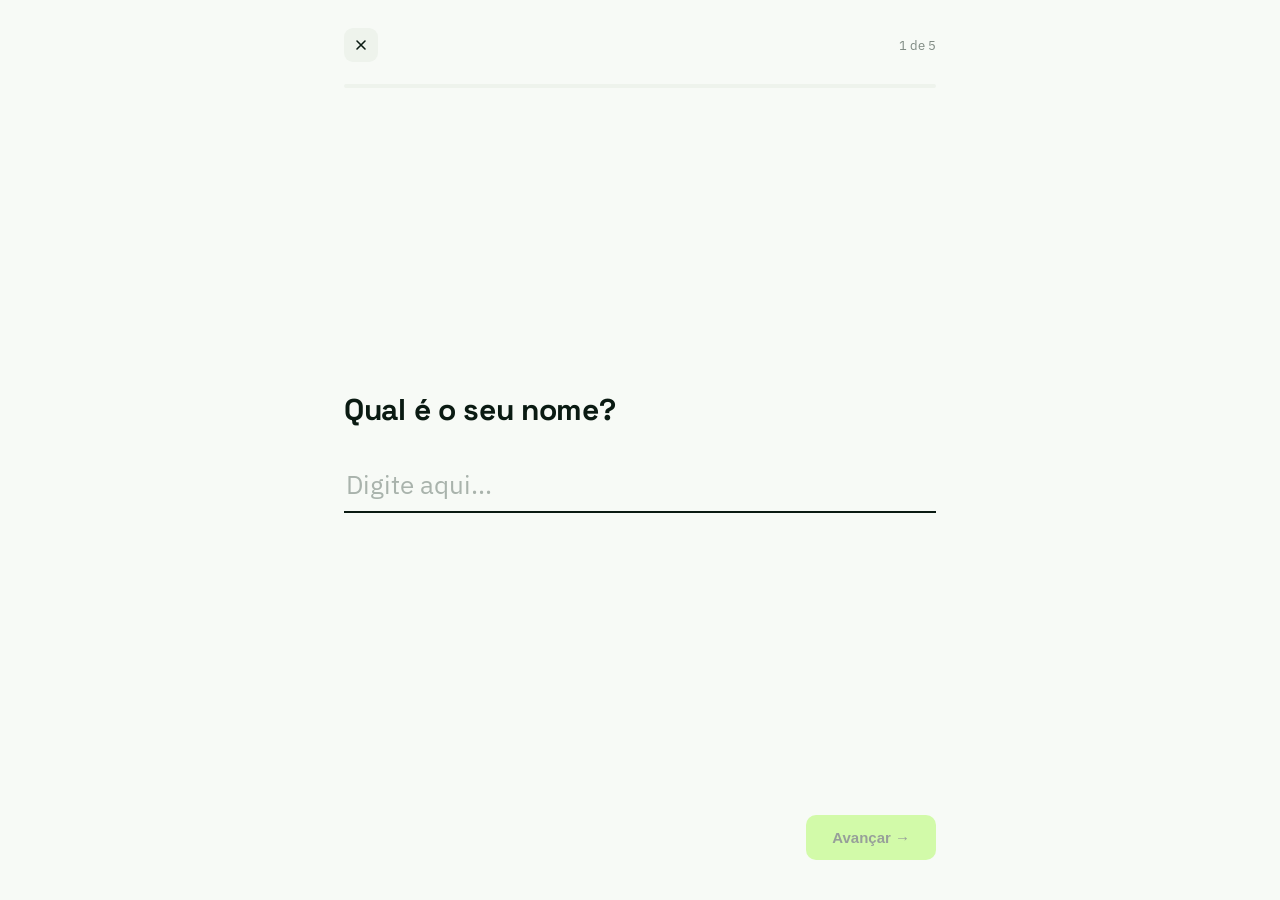
<file: form.html>
<!doctype html>
<html lang="pt-BR">
<head>
<meta charset="utf-8">
<meta name="viewport" content="width=device-width, initial-scale=1">
<title>Trackto — Falar com o time</title>
<link rel="stylesheet" href="https://fonts.googleapis.com/css2?family=Space+Grotesk:wght@500;600;700&family=IBM+Plex+Sans:wght@400;500;600&display=swap">
<link rel="icon" type="image/png" sizes="32x32" href="favicon-32x32.png">
<link rel="icon" type="image/png" sizes="16x16" href="favicon-16x16.png">
<link rel="icon" type="image/png" sizes="192x192" href="icon-192.png">
<link rel="shortcut icon" href="favicon.ico">
<link rel="apple-touch-icon" sizes="180x180" href="apple-touch-icon.png">
<link rel="stylesheet" href="theme.css">
<style>
  body{margin:0;background:var(--bg);font-family:'IBM Plex Sans',sans-serif;color:var(--ink);}
  *{box-sizing:border-box;}
  a{color:inherit;text-decoration:none;}
  .fq-input{width:100%;border:none;border-bottom:2px solid var(--line-2);background:transparent;font-family:'IBM Plex Sans',sans-serif;font-size:26px;padding:10px 2px;outline:none;color:var(--ink);}
  .fq-input:focus{border-bottom-color:var(--ink);}
  .fq-input::placeholder{color:var(--text-ghost);}
  .fq-step{animation:fqIn .4s cubic-bezier(.16,1,.3,1) both;}
  @keyframes fqIn{from{opacity:0;transform:translateY(10px);}to{opacity:1;transform:translateY(0);}}
  @media (prefers-reduced-motion:reduce){.fq-step{animation:none;}}
  @media (max-width:640px){.fq-input{font-size:21px;}.fq-question{font-size:24px !important;}}
  [data-step]{display:none;}
  [data-step].active{display:block;}
  button:disabled{opacity:.4;cursor:not-allowed;}
</style>
</head>
<body>

<div style="width:100%;min-height:100vh;background:var(--bg);display:flex;flex-direction:column;">

  <!-- topo: fechar + progresso -->
  <div style="max-width:640px;width:100%;margin:0 auto;padding:28px 24px 0;">
    <div style="display:flex;align-items:center;justify-content:space-between;margin-bottom:22px;">
      <a href="index.html" aria-label="Voltar pro site" style="width:34px;height:34px;border-radius:9px;background:var(--bg-soft);display:flex;align-items:center;justify-content:center;">
        <svg width="16" height="16" viewBox="0 0 16 16" fill="none" xmlns="http://www.w3.org/2000/svg" aria-hidden="true"><path d="M12 4L4 12M4 4L12 12" stroke="#0A1A12" stroke-width="1.6" stroke-linecap="round"></path></svg>
      </a>
      <span id="stepLabel" style="font-size:13px;color:var(--text-fainter);">1 de 5</span>
    </div>
    <div style="height:4px;background:var(--bg-soft);border-radius:999px;overflow:hidden;">
      <div id="progressBar" style="height:100%;border-radius:999px;transition:width .35s ease;width:20%;background:var(--accent);"></div>
    </div>
  </div>

  <!-- conteúdo -->
  <div style="flex:1;display:flex;align-items:center;">
    <div style="max-width:640px;width:100%;margin:0 auto;padding:56px 24px;">

      <div class="fq-step" data-step="0">
        <p class="fq-question" style="font-family:'Space Grotesk',sans-serif;font-weight:700;font-size:30px;letter-spacing:-0.01em;margin:0 0 28px;">Qual é o seu nome?</p>
        <input class="fq-input" data-field="nome" type="text" placeholder="Digite aqui..." autofocus>
      </div>

      <div class="fq-step" data-step="1">
        <p class="fq-question" style="font-family:'Space Grotesk',sans-serif;font-weight:700;font-size:30px;letter-spacing:-0.01em;margin:0 0 28px;">Qual o seu melhor e-mail, <span id="firstNameOut1">tudo bem</span>?</p>
        <input class="fq-input" data-field="email" type="email" placeholder="voce@agencia.com.br">
      </div>

      <div class="fq-step" data-step="2">
        <p class="fq-question" style="font-family:'Space Grotesk',sans-serif;font-weight:700;font-size:30px;letter-spacing:-0.01em;margin:0 0 28px;">Qual o nome da sua agência?</p>
        <input class="fq-input" data-field="agencia" type="text" placeholder="Nome da agência">
      </div>

      <div class="fq-step" data-step="3">
        <p class="fq-question" style="font-family:'Space Grotesk',sans-serif;font-weight:700;font-size:30px;letter-spacing:-0.01em;margin:0 0 28px;">Quantas contas ativas vocês gerenciam hoje?</p>
        <input class="fq-input" data-field="contas" type="text" inputmode="numeric" placeholder="Ex: 12">
      </div>

      <div class="fq-step" data-step="4">
        <p class="fq-question" style="font-family:'Space Grotesk',sans-serif;font-weight:700;font-size:30px;letter-spacing:-0.01em;margin:0 0 10px;">Qual o seu WhatsApp?</p>
        <p style="font-size:14px;color:var(--text-fainter);margin:0 0 22px;">Opcional — é só se quiser agilizar o contato.</p>
        <input class="fq-input" data-field="whatsapp" type="tel" placeholder="(00) 00000-0000">
      </div>

      <div class="fq-step" data-step="5">
        <p style="font-family:'Space Grotesk',sans-serif;font-weight:700;font-size:30px;letter-spacing:-0.01em;margin:0 0 26px;">Confere se tá tudo certo:</p>
        <div style="display:flex;flex-direction:column;gap:14px;margin-bottom:8px;">
          <div style="display:flex;justify-content:space-between;border-bottom:1px solid var(--line);padding-bottom:10px;"><span style="font-size:13px;color:var(--text-fainter);">Nome</span><span id="reviewNome" style="font-size:15px;font-weight:500;">—</span></div>
          <div style="display:flex;justify-content:space-between;border-bottom:1px solid var(--line);padding-bottom:10px;"><span style="font-size:13px;color:var(--text-fainter);">E-mail</span><span id="reviewEmail" style="font-size:15px;font-weight:500;">—</span></div>
          <div style="display:flex;justify-content:space-between;border-bottom:1px solid var(--line);padding-bottom:10px;"><span style="font-size:13px;color:var(--text-fainter);">Agência</span><span id="reviewAgencia" style="font-size:15px;font-weight:500;">—</span></div>
          <div style="display:flex;justify-content:space-between;border-bottom:1px solid var(--line);padding-bottom:10px;"><span style="font-size:13px;color:var(--text-fainter);">Contas ativas</span><span id="reviewContas" style="font-size:15px;font-weight:500;">—</span></div>
          <div style="display:flex;justify-content:space-between;padding-bottom:2px;"><span style="font-size:13px;color:var(--text-fainter);">WhatsApp</span><span id="reviewWhatsapp" style="font-size:15px;font-weight:500;">—</span></div>
        </div>
      </div>

      <div class="fq-step" data-step="6" style="text-align:center;">
        <div style="width:56px;height:56px;border-radius:999px;background:var(--accent);display:flex;align-items:center;justify-content:center;margin:0 auto 22px;">
          <svg width="26" height="26" viewBox="0 0 26 26" fill="none" xmlns="http://www.w3.org/2000/svg" aria-hidden="true"><path d="M5 13.5L10.5 19L21 7" stroke="#0A1A12" stroke-width="2.2" stroke-linecap="round" stroke-linejoin="round"></path></svg>
        </div>
        <p style="font-family:'Space Grotesk',sans-serif;font-weight:700;font-size:26px;letter-spacing:-0.01em;margin:0 0 12px;">Recebido, <span id="firstNameOut2">tudo bem</span>!</p>
        <p style="font-size:15px;color:var(--text-mute);margin:0 0 28px;">O time da Trackto entra em contato em breve pelo e-mail ou WhatsApp que você deixou. Enquanto isso, é só chamar a gente direto:</p>
        <div style="display:flex;gap:10px;justify-content:center;flex-wrap:wrap;margin-bottom:20px;">
          <a href="https://wa.me/5500000000000" target="_blank" rel="noopener noreferrer" style="display:inline-flex;align-items:center;gap:8px;background:var(--ink);color:var(--bg);padding:13px 22px;border-radius:10px;font-weight:600;font-size:14px;">
            <svg width="16" height="16" viewBox="0 0 24 24" fill="none" xmlns="http://www.w3.org/2000/svg" aria-hidden="true"><path d="M12 3C7.03 3 3 7.03 3 12C3 13.63 3.43 15.16 4.19 16.48L3 21L7.65 19.84C8.93 20.53 10.42 20.92 12 20.92C16.97 20.92 21 16.9 21 11.92C21 6.95 16.97 3 12 3Z" stroke="#F7FAF6" stroke-width="1.6" stroke-linejoin="round"></path><path d="M8.7 8.3C8.9 7.9 9.2 7.9 9.4 7.9C9.6 7.9 9.8 7.9 9.9 8.2C10.1 8.6 10.5 9.6 10.6 9.7C10.7 9.9 10.7 10.1 10.6 10.3C10.4 10.7 10.1 10.9 10 11.1C9.9 11.2 9.8 11.4 9.9 11.6C10.4 12.5 11 13.2 11.9 13.7C12.1 13.8 12.3 13.8 12.4 13.6C12.6 13.4 12.9 13.1 13.1 12.9C13.3 12.7 13.4 12.7 13.6 12.8C13.9 12.9 14.9 13.4 15.1 13.5C15.3 13.6 15.5 13.7 15.5 13.8C15.6 14.2 15.5 14.7 15.3 15.1C15 15.4 14.5 15.7 14 15.7C13 15.7 11.8 15.3 10.6 14.4C9.1 13.3 8.1 11.9 7.8 11.3C7.6 11 7.4 10.5 7.4 10C7.4 9.4 7.7 8.9 8 8.6C8.2 8.4 8.5 8.3 8.7 8.3Z" fill="#F7FAF6"></path></svg>
            WhatsApp
          </a>
          <a class="btnGhost" href="https://instagram.com/trackto" target="_blank" rel="noopener noreferrer" style="display:inline-flex;align-items:center;gap:8px;border:1px solid var(--line-3);padding:13px 22px;border-radius:10px;font-weight:600;font-size:14px;color:var(--ink);">
            <svg width="16" height="16" viewBox="0 0 24 24" fill="none" xmlns="http://www.w3.org/2000/svg" aria-hidden="true"><rect x="3" y="3" width="18" height="18" rx="5.5" stroke="#0A1A12" stroke-width="1.7"></rect><circle cx="12" cy="12" r="4" stroke="#0A1A12" stroke-width="1.7"></circle><circle cx="17.2" cy="6.8" r="1.15" fill="#0A1A12"></circle></svg>
            Instagram
          </a>
        </div>
        <a href="index.html" style="display:inline-block;font-size:13px;color:var(--text-faint);font-weight:600;">Voltar pro site</a>
      </div>

    </div>
  </div>

  <!-- navegação -->
  <div id="navRow" style="max-width:640px;width:100%;margin:0 auto;padding:0 24px 40px;display:flex;justify-content:space-between;align-items:center;">
    <button id="backBtn" style="background:none;border:none;font-size:14px;color:var(--text-faint);font-weight:600;cursor:pointer;padding:10px 4px;visibility:hidden;">Voltar</button>
    <button id="nextBtn" style="background:var(--accent);color:var(--ink);border:none;padding:14px 26px;border-radius:10px;font-weight:600;font-size:15px;cursor:pointer;">Avançar →</button>
    <button id="submitBtn" style="background:var(--accent);color:var(--ink);border:none;padding:14px 30px;border-radius:10px;font-weight:600;font-size:15px;cursor:pointer;display:none;">Enviar resposta</button>
  </div>

  <!-- formulário real: envia as respostas pro Apps Script conectado à planilha -->
  <form id="fq-hidden-form" action="https://script.google.com/macros/s/SUBSTITUA_PELO_SEU_ID_DE_IMPLANTACAO/exec" method="POST" target="_blank" style="display:none;">
    <input type="text" name="nome" id="hiddenNome">
    <input type="text" name="email" id="hiddenEmail">
    <input type="text" name="agencia" id="hiddenAgencia">
    <input type="text" name="contas" id="hiddenContas">
    <input type="text" name="whatsapp" id="hiddenWhatsapp">
  </form>

</div>

<script>
  var TOTAL_QUESTIONS = 5;
  var step = 0;
  var values = { nome:'', email:'', agencia:'', contas:'', whatsapp:'' };
  var stepLabels = ['1 de 5','2 de 5','3 de 5','4 de 5','5 de 5','Revisão'];

  var steps = document.querySelectorAll('[data-step]');
  var inputs = document.querySelectorAll('[data-field]');
  var backBtn = document.getElementById('backBtn');
  var nextBtn = document.getElementById('nextBtn');
  var submitBtn = document.getElementById('submitBtn');
  var navRow = document.getElementById('navRow');

  inputs.forEach(function(inp){
    inp.addEventListener('input', function(){ values[inp.dataset.field] = inp.value; });
    inp.addEventListener('keydown', function(e){
      if (e.key === 'Enter') { e.preventDefault(); next(); }
    });
  });

  function firstName(){
    return (values.nome || '').split(' ')[0] || 'tudo bem';
  }

  function canAdvance(){
    if (step === 0) return values.nome.trim().length > 0;
    if (step === 1) return /\S+@\S+\.\S+/.test(values.email);
    return true;
  }

  function render(){
    steps.forEach(function(el){
      el.classList.toggle('active', Number(el.dataset.step) === step);
    });

    document.getElementById('firstNameOut1').textContent = firstName();
    document.getElementById('firstNameOut2').textContent = firstName();

    if (step === 5) {
      document.getElementById('reviewNome').textContent = values.nome || '—';
      document.getElementById('reviewEmail').textContent = values.email || '—';
      document.getElementById('reviewAgencia').textContent = values.agencia || '—';
      document.getElementById('reviewContas').textContent = values.contas || '—';
      document.getElementById('reviewWhatsapp').textContent = values.whatsapp || '—';
    }

    var pct = step >= 6 ? 100 : Math.round((Math.min(step, TOTAL_QUESTIONS) / TOTAL_QUESTIONS) * 100);
    document.getElementById('progressBar').style.width = pct + '%';
    document.getElementById('stepLabel').textContent = step >= 6 ? '' : stepLabels[step];

    backBtn.style.visibility = step === 0 ? 'hidden' : 'visible';
    navRow.style.display = step >= 6 ? 'none' : 'flex';
    nextBtn.style.display = step < 5 ? 'inline-block' : 'none';
    submitBtn.style.display = step === 5 ? 'inline-block' : 'none';
    nextBtn.disabled = !canAdvance();
  }

  function next(){
    if (!canAdvance()) return;
    if (step < 5) { step++; render(); focusActive(); }
  }

  function back(){
    if (step > 0) { step--; render(); focusActive(); }
  }

  function focusActive(){
    var active = document.querySelector('[data-step="' + step + '"] [data-field]');
    if (active) active.focus();
  }

  function submitForm(){
    document.getElementById('hiddenNome').value = values.nome;
    document.getElementById('hiddenEmail').value = values.email;
    document.getElementById('hiddenAgencia').value = values.agencia;
    document.getElementById('hiddenContas').value = values.contas;
    document.getElementById('hiddenWhatsapp').value = values.whatsapp;
    document.getElementById('fq-hidden-form').submit();
    step = 6;
    render();
  }

  nextBtn.addEventListener('click', next);
  backBtn.addEventListener('click', back);
  submitBtn.addEventListener('click', submitForm);

  render();
</script>

</body>
</html>
</file>
<file: theme.css>
/* Paleta do Trackto — derivada da logo (brand/trackto-logo-original.png).
   Altere as cores aqui; index.html e form.html usam apenas estas variáveis.
   Exceção: ícones SVG com stroke/fill no próprio atributo usam o valor fixo equivalente. */
:root{
  /* marca */
  --lime:#E2FB39;
  --accent:#9DFB37;
  --neon:#26FA36;
  --green:#03BF45;
  --green-deep:#018E53;
  --forest:#02573C;
  --grad-brand:linear-gradient(110deg,#5BFA37 0%,#9DFB37 45%,#E2FB39 100%);

  /* superfícies claras */
  --bg:#F7FAF6;
  --bg-soft:#EEF3EC;
  --bg-mute:#F3F7F1;
  --surface:#FFFFFF;
  --tint:#F1FCE4;
  --header-bg:rgba(247,250,246,0.9);

  /* superfícies escuras */
  --ink:#0A1A12;
  --ink-grad:radial-gradient(120% 150% at 100% 0%,rgba(38,250,54,0.16) 0%,rgba(2,87,60,0.28) 36%,rgba(2,87,60,0) 70%),#0A1A12;
  --on-dark:#F7FAF6;
  --on-dark-mute:#BCC9BF;

  /* texto */
  --text-strong:#26352C;
  --text:#3D4A42;
  --text-soft:#4A584F;
  --text-mute:#5C6960;
  --text-faint:#6E7A72;
  --text-fainter:#7F8A83;
  --text-ghost:#A9B3AC;

  /* linhas */
  --line:#DDE5DA;
  --line-2:#D3DDD0;
  --line-3:#C5D1C2;
  --line-accent:#CDEFA6;

  /* estados */
  --danger:#C24B3E;
  --shadow:rgba(10,26,18,0.22);
  --glow:rgba(3,191,69,0.5);
}
</file>
